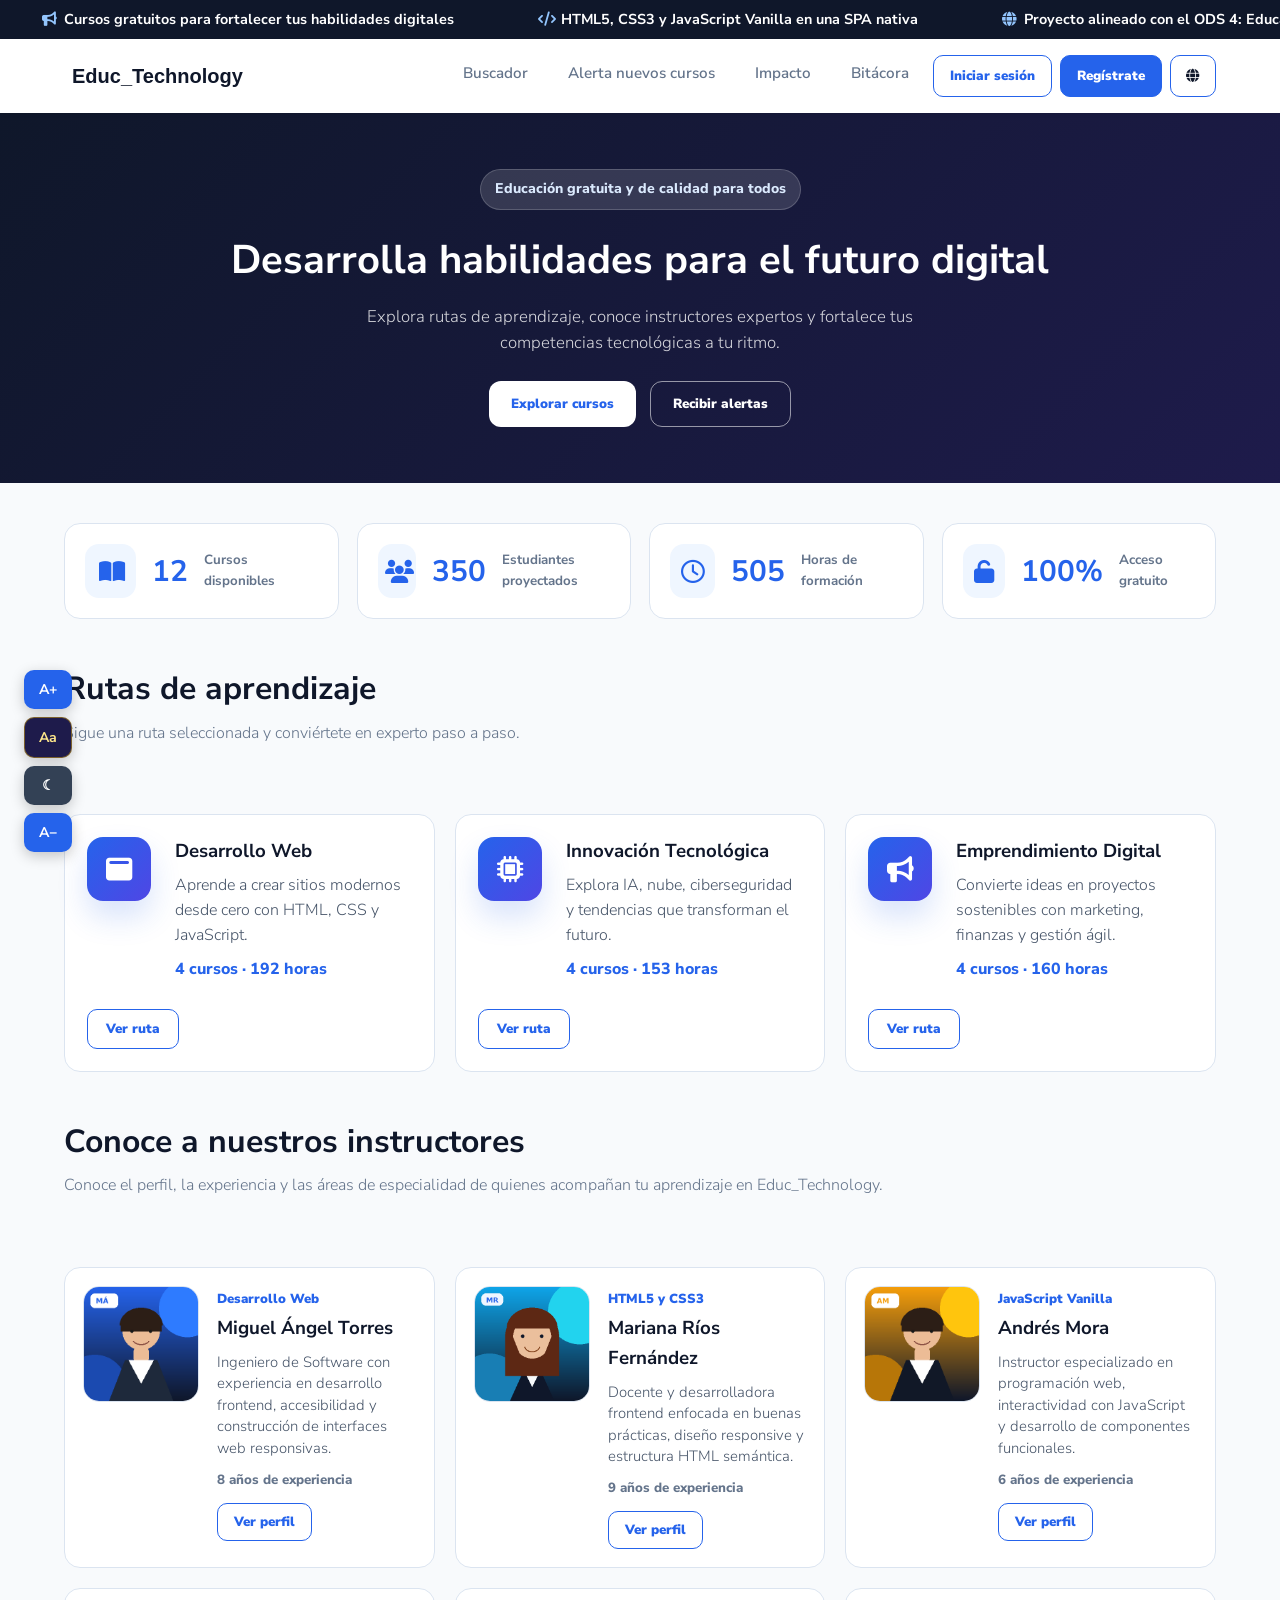
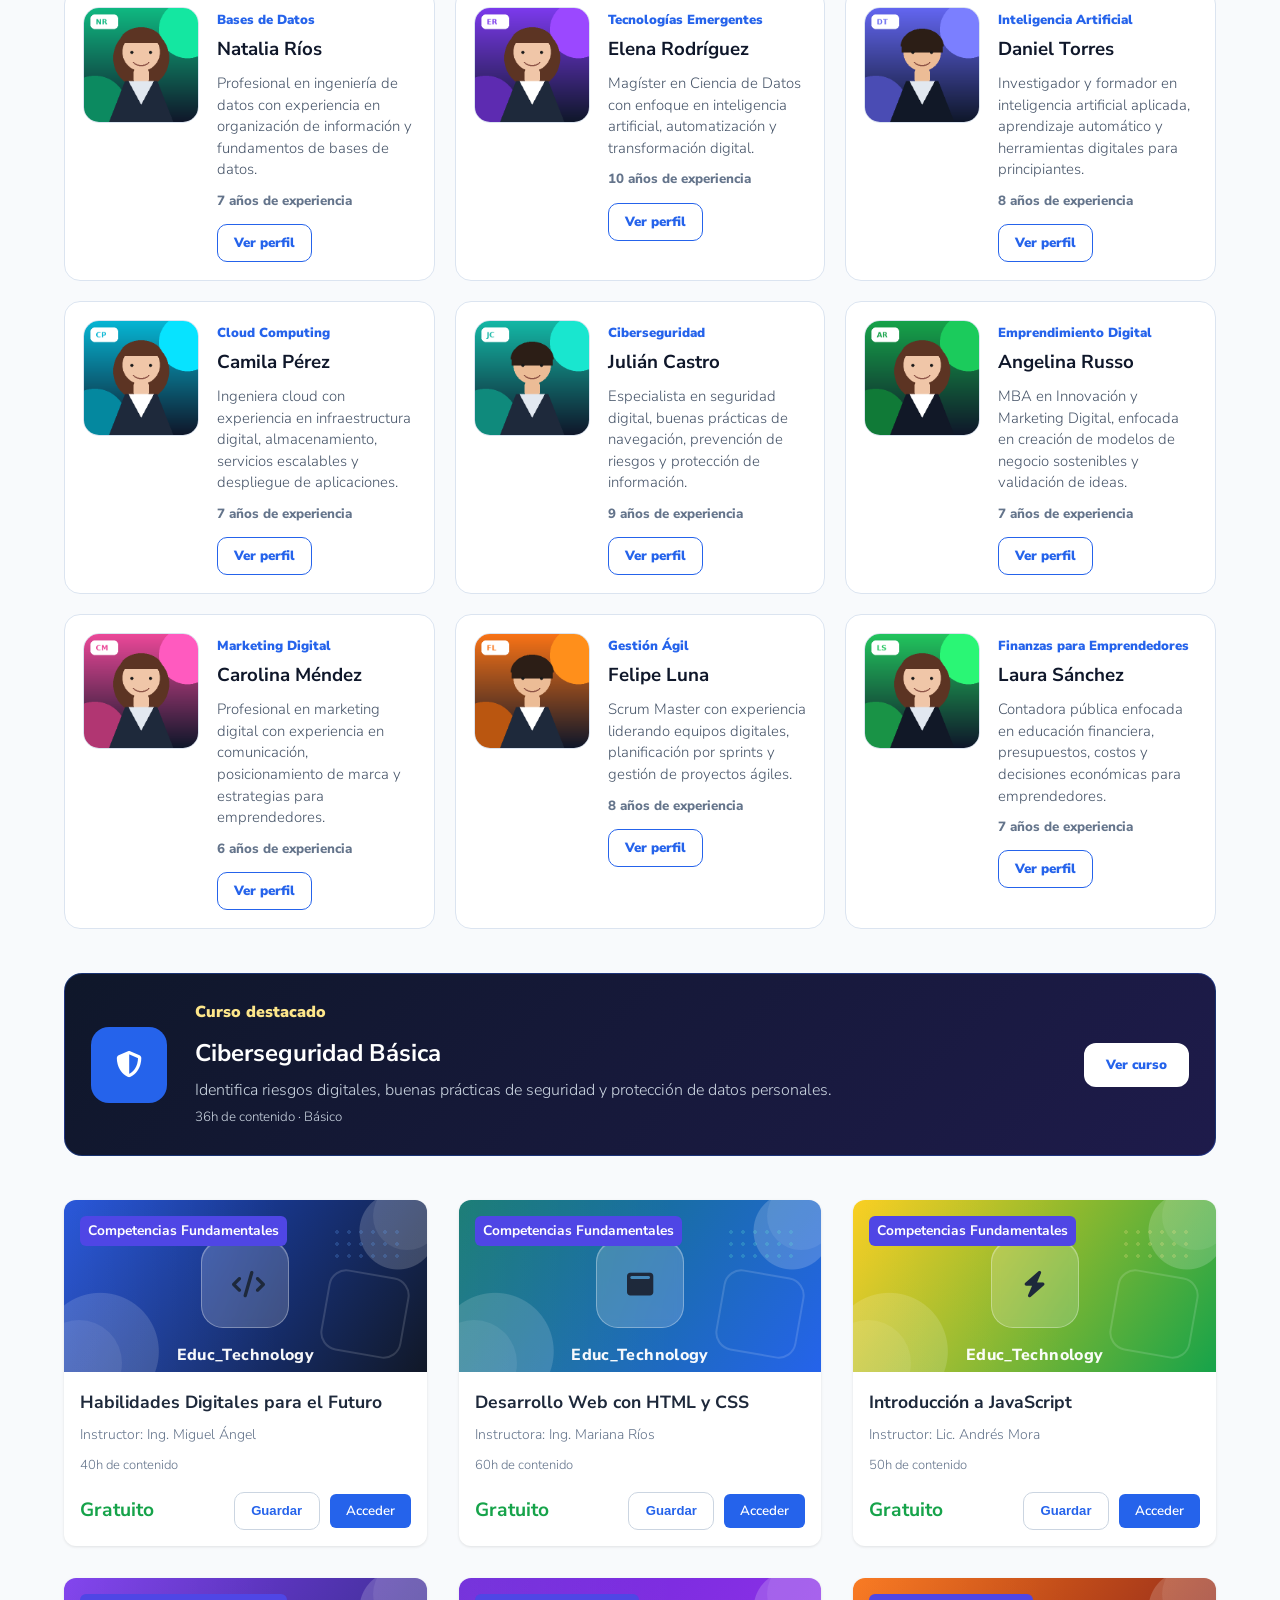
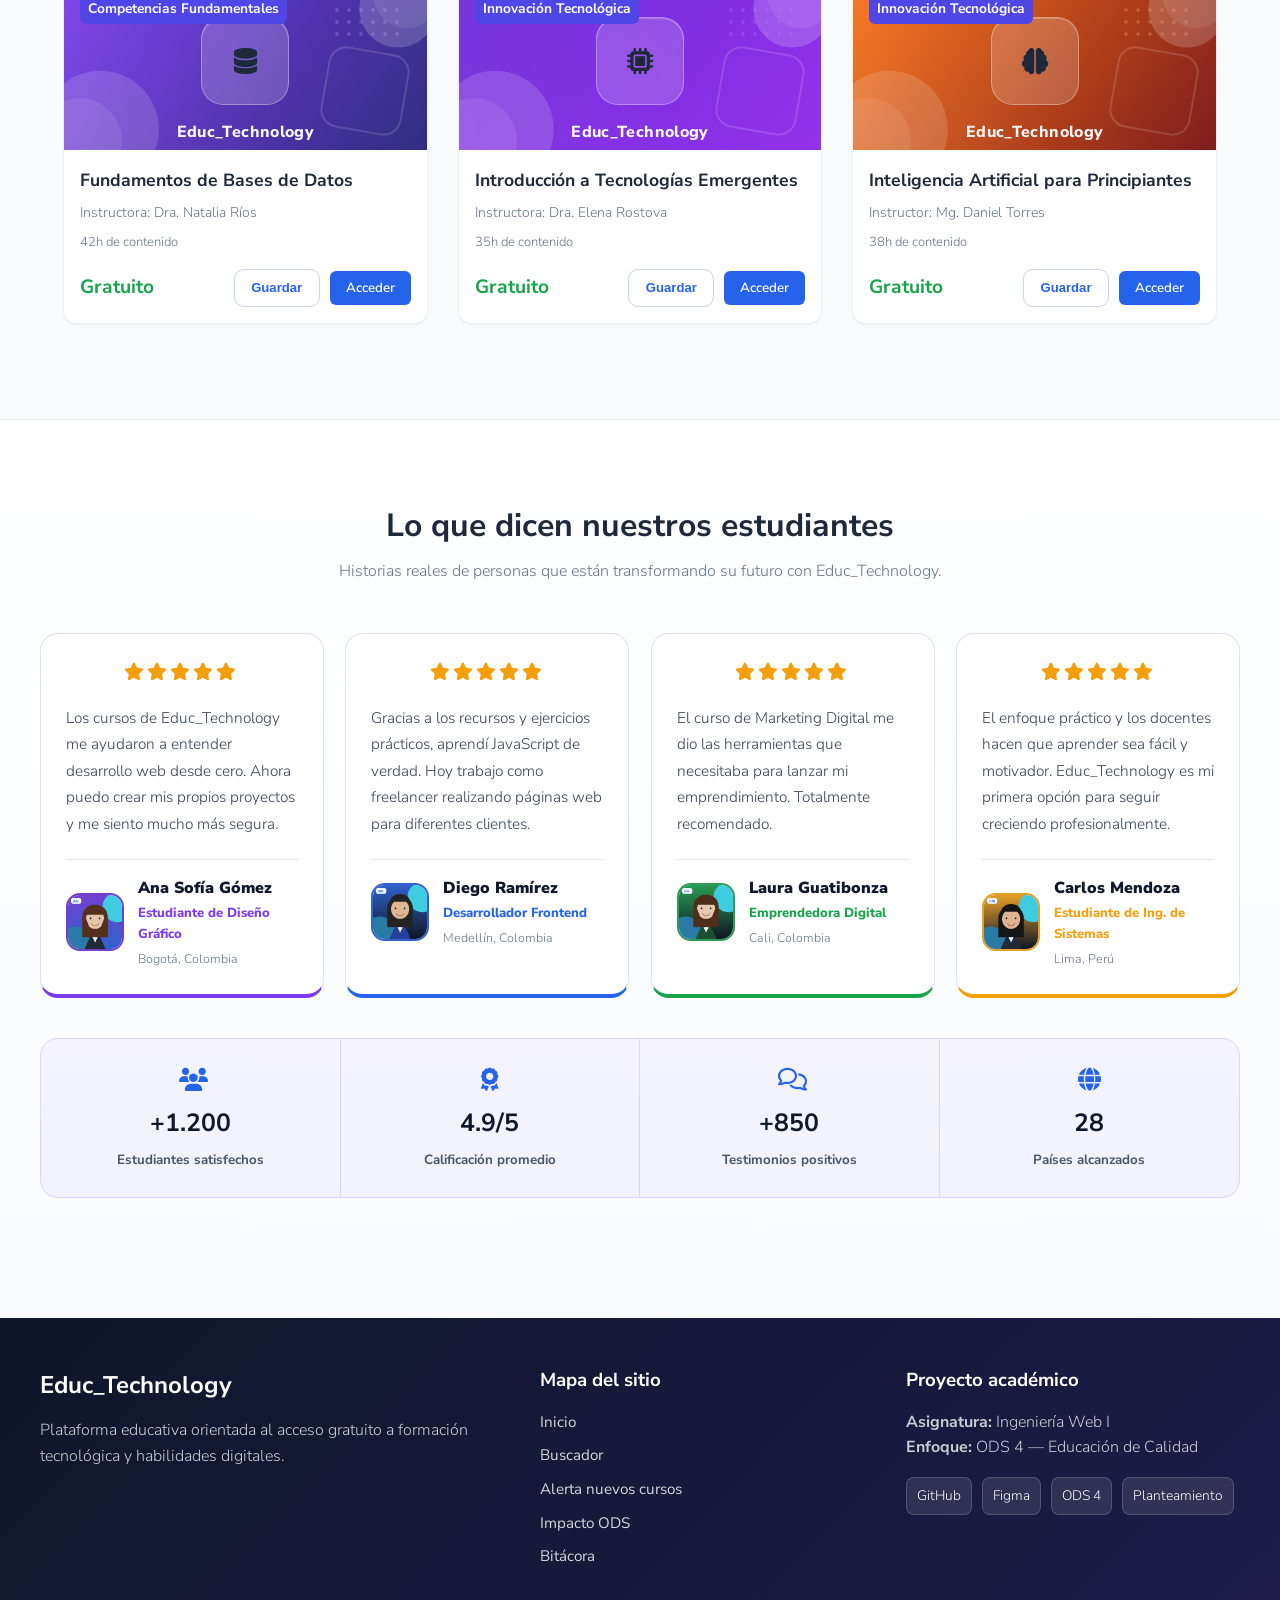
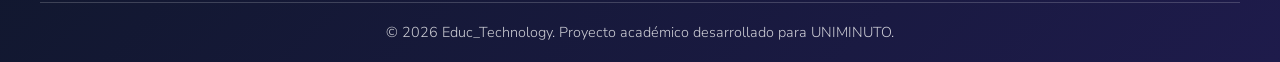
<file: ingenieria-web-1/index.html>
<!DOCTYPE html>
<html lang="es">
<head>
    <meta charset="UTF-8">
    <meta name="viewport" content="width=device-width, initial-scale=1.0">
    <title>Educ_Technology | Aprende, crece y transforma tu futuro digital</title>
    <!-- Fuente principal del proyecto -->
    <link rel="preconnect" href="https://fonts.googleapis.com">
    <link rel="preconnect" href="https://fonts.gstatic.com" crossorigin>
    <link href="https://fonts.googleapis.com/css2?family=Nunito+Sans:wght@300;400;600;700&display=swap" rel="stylesheet">
    <!-- Librería de iconos profesional: Font Awesome -->
    <link rel="stylesheet" href="https://cdnjs.cloudflare.com/ajax/libs/font-awesome/6.5.2/css/all.min.css" referrerpolicy="no-referrer">
    <!-- Hoja de estilos principal -->
    <link rel="stylesheet" href="css/styles.css">
</head>
<body>

    <!-- Marquesina superior con mensajes destacados -->
    <section class="marquesina" aria-label="Avisos destacados de Educ_Technology">
        <div class="mensajes">
            <div class="mensaje"><i class="fa-solid fa-bullhorn app-icon" aria-hidden="true"></i>Cursos gratuitos para fortalecer tus habilidades digitales</div>
            <div class="mensaje"><i class="fa-solid fa-code app-icon" aria-hidden="true"></i>HTML5, CSS3 y JavaScript Vanilla en una SPA nativa</div>
            <div class="mensaje"><i class="fa-solid fa-globe app-icon" aria-hidden="true"></i>Proyecto alineado con el ODS 4: Educación de Calidad</div>
            <div class="mensaje"><i class="fa-solid fa-universal-access app-icon" aria-hidden="true"></i>Diseño responsive con herramientas de accesibilidad</div>
        </div>
    </section>

<!-- Menú de navegación principal -->
<header class="main-navigation">
    <div class="nav-container">

        <button
            type="button"
            class="logo logo-btn"
            onclick="navegarSPA('inicio', event)"
            aria-label="Volver al inicio">
            Educ_Technology
        </button>

        <button
            type="button"
            class="menu-toggle"
            id="menu-toggle"
            aria-label="Abrir menú de navegación"
            aria-expanded="false">
            Menú
        </button>

        <nav>
            <ul class="nav-links" id="nav-links">

                <li>
                    <button
                        type="button"
                        class="nav-btn"
                        onclick="navegarSPA('buscador', event)">
                        Buscador
                    </button>
                </li>

                <li>
                    <button
                        type="button"
                        class="nav-btn"
                        onclick="navegarSPA('inscripcion', event)">
                        Alerta nuevos cursos
                    </button>
                </li>

                <li>
                    <button
                        type="button"
                        class="nav-btn"
                        onclick="navegarSPA('ods', event)">
                        Impacto
                    </button>
                </li>

                <li>
                    <button
                        type="button"
                        class="nav-btn"
                        onclick="navegarSPA('bitacora', event)">
                        Bitácora
                    </button>
                </li>

                <!-- Accesos de usuario e idioma -->

                <li>
                    <button
                        type="button"
                        class="auth-btn auth-login"
                        id="btn-login">
                        Iniciar sesión
                    </button>
                </li>

                <li>
                    <button
                        type="button"
                        class="auth-btn auth-register"
                        id="btn-register">
                        Regístrate
                    </button>
                </li>

                <li>
                    <button
                        type="button"
                        class="language-btn"
                        id="btn-language"
                        aria-label="Cambiar idioma">
                        <i
                            class="fa-solid fa-globe app-icon"
                            aria-hidden="true"></i>
                    </button>
                </li>

            </ul>
        </nav>

    </div>
</header>

    <!-- Botones de accesibilidad -->
    <div class="accesibilidad-flotante" aria-label="Controles de accesibilidad rápida">
        <button type="button" id="btn-fuente-mas-flotante" class="btn-control" title="Aumentar tamaño de letra" aria-label="Aumentar tamaño de letra">A+</button>
        <button type="button" id="btn-contraste-flotante" class="btn-control btn-control--contraste" title="Modo contraste" aria-label="Activar alto contraste">Aa</button>
        <button type="button" id="btn-modo-oscuro-flotante" class="btn-control btn-control--oscuro" title="Modo oscuro" aria-label="Activar modo oscuro">☾</button>
        <button type="button" id="btn-fuente-menos-flotante" class="btn-control" title="Reducir tamaño de letra" aria-label="Reducir tamaño de letra">A−</button>
    </div>

    <!-- Contenido principal de la aplicación -->

    <main id="main-content">

        <!-- SECCIÓN 1: INICIO (HOME) -->
        <section id="inicio">

            <header class="hero-banner">
                <div class="hero-texto">
                    <span class="hero-etiqueta">Educación gratuita y de calidad para todos</span>
                    <h1>Desarrolla habilidades para el futuro digital</h1>
                    <p>Explora rutas de aprendizaje, conoce instructores expertos y fortalece tus competencias tecnológicas a tu ritmo.</p>
                    <div class="hero-actions">
                        <button type="button" class="btn-hero btn-hero-primary" onclick="navegarSPA('buscador', event)">Explorar cursos</button>
                        <button type="button" class="btn-hero btn-hero-secondary" onclick="navegarSPA('inscripcion', event)">Recibir alertas</button>
                    </div>
                </div>
            </header>



            <!-- Estadísticas principales del proyecto -->
            <section class="home-stats-section" aria-label="Indicadores principales de Educ_Technology">
                <div id="home-stats" class="home-stats-grid"></div>
            </section>

            <!-- Rutas de aprendizaje -->
            <section class="learning-paths-section">
                <div class="section-heading-row">
                    <div>
                        <h2>Rutas de aprendizaje</h2>
                        <p class="section-subtitle">Sigue una ruta seleccionada y conviértete en experto paso a paso.</p>
                    </div>
                </div>
                <div id="contenedor-rutas" class="learning-paths-grid"></div>
            </section>

            <!-- Instructores -->
            <section class="instructors-section">
                <div class="section-heading-row">
                    <div>
                        <h2>Conoce a nuestros instructores</h2>
                        <p class="section-subtitle">Conoce el perfil, la experiencia y las áreas de especialidad de quienes acompañan tu aprendizaje en Educ_Technology.</p>
                    </div>
                </div>
                <div id="contenedor-instructores" class="instructors-grid"></div>
            </section>

            <!-- Curso destacado -->
            <section class="featured-course-section">
                <div id="curso-destacado-home" class="featured-course-card"></div>
            </section>

            <!-- Catálogo de Cursos en Cuadrícula -->
            <main class="catalog-layout">
                <div id="contenedor-cursos" class="grid-cursos">
                    <!-- Contenedor dinámico para las tarjetas de cursos -->
                    <p id="mensaje-vacio-cursos" class="mensaje-alerta">No hay programas disponibles en este momento.</p>
                </div>
            </main>

            <!-- Testimonios de usuarios piloto -->
            <section class="testimonials-section">
                <h2>Lo que dicen nuestros estudiantes</h2>
                <p class="section-subtitle">Historias reales de personas que están transformando su futuro con Educ_Technology.</p>
                <div id="contenedor-testimonios" class="testimonials-grid testimonials-grid-pro">
                    <!-- Contenedor dinámico para testimonios -->
                </div>
                <div id="testimonios-stats" class="testimonios-stats"></div>
            </section>
        </section>

        <!-- SECCIÓN 2: BUSCADOR -->
        <!-- Buscador con filtros por nombre y categoría -->
        <section id="buscador" class="oculto">
            <div class="section-container">
                <nav class="breadcrumb" aria-label="Migas de pan"><button type="button" onclick="navegarSPA('inicio', event)">Inicio</button><span>›</span><strong>Buscador</strong></nav>
                <h2>Buscador de Recursos Académicos</h2>
                <p class="section-subtitle">Filtra por nombre o categoría para encontrar tu formación ideal.</p>

                <div class="buscador-controles">
                    <div class="search-box-container">
                        <input type="text" id="input-busqueda" placeholder="Ej. javascript, css, emprendimiento...">
                        <button type="button" id="btn-buscar">Buscar</button>
                    </div>

                    <!-- Filtros rápidos por categoría -->
                    <div class="filtros-categoria">
                        <span class="filtro-label">Filtrar por categoría:</span>
                        <button type="button" class="btn-filtro activo" data-categoria="todos">Todos</button>
                        <button type="button" class="btn-filtro" data-categoria="Competencias Fundamentales">Competencias</button>
                        <button type="button" class="btn-filtro" data-categoria="Innovación Tecnológica">Innovación</button>
                        <button type="button" class="btn-filtro" data-categoria="Emprendimiento Digital">Emprendimiento</button>
                        <button type="button" class="btn-filtro btn-filtro-favoritos" data-categoria="favoritos">Mis favoritos</button>
                    </div>
                </div>

                <div class="catalog-layout">
                    <div id="resultados-api" class="grid-cursos">
                        <p class="mensaje-espera">Ingresa un término o selecciona una categoría para comenzar.</p>
                    </div>
                </div>
            </div>
        </section>

        <!-- SECCIÓN 3: FORMULARIO DE INSCRIPCIÓN -->
        <section id="inscripcion" class="oculto">
            <div class="section-container">
                <nav class="breadcrumb" aria-label="Migas de pan"><button type="button" onclick="navegarSPA('inicio', event)">Inicio</button><span>›</span><strong>Alerta nuevos cursos</strong></nav>
                <div class="page-container">
                    <section class="form-section">
                        <h2>Recibe Notificaciones de Nuevos Cursos</h2>
                        <p class="section-subtitle">Déjanos tus datos para avisarte cuando lancemos nuevos programas.</p>

                        <!-- Formulario nativo con validación personalizada -->
                        <form id="form-registro-nativo" novalidate class="custom-form">
                            <div class="form-group">
                                <label for="nombre">Nombre y Apellidos Completo:</label>
                                <input id="nombre" type="text" name="nombre" placeholder="Ej. Miguel Ángel" required>
                                <span id="error-nombre" class="error-text oculto">El nombre completo es requerido (mínimo 3 caracteres, solo letras).</span>
                            </div>
                            <div class="form-group">
                                <label for="correo">Correo Electrónico:</label>
                                <input id="correo" type="email" name="correo" placeholder="ejemplo@gmail.com" required>
                                <span id="error-correo" class="error-text oculto">Ingresa un correo electrónico válido.</span>
                            </div>
                            <div class="form-group">
                                <label for="telefono">Número de Contacto:</label>
                                <input id="telefono" type="tel" name="telefono" placeholder="Ej. 3101234567" required>
                                <span id="error-telefono" class="error-text oculto">El teléfono debe contener entre 7 y 10 dígitos numéricos.</span>
                            </div>
                            <div class="form-group">
                                <label for="area-interes">Área de Interés Principal:</label>
                                <select id="area-interes" name="area" required class="select-nativo">
                                    <option value="" disabled selected>-- Selecciona un área --</option>
                                    <option value="frontend">Desarrollo Frontend & Estándares W3C</option>
                                    <option value="emergentes">Tecnologías Emergentes</option>
                                    <option value="emprendimiento">Emprendimiento y Modelos de Negocio</option>
                                </select>
                                <span id="error-area" class="error-text oculto">Por favor, selecciona una temática de tu interés.</span>
                            </div>
                            <button type="submit" id="btn-enviar-formulario" class="btn-submit">Enviar Registro</button>
                        </form>
                    </section>

                    <section id="bloque-redes-sociales" class="social-section">
                        <h3>Conéctate con nuestro ecosistema digital</h3>
                        <p>Síguenos en nuestras redes oficiales para estar al tanto de talleres y eventos de Educ_Technology.</p>
                        <div class="social-links">
                            <a href="https://facebook.com" target="_blank" class="social-item fb">Facebook</a>
                            <a href="https://instagram.com" target="_blank" class="social-item ig">Instagram</a>
                            <a href="https://linkedin.com" target="_blank" class="social-item ln">LinkedIn</a>
                        </div>
                    </section>
                </div>
            </div>
        </section>

        <!-- SECCIÓN 4: IMPACTO SOCIAL ODS -->
        <!-- Sección informativa sobre el impacto social y el ODS 4 -->
        <section id="ods" class="oculto">
            <div class="section-container">
                <nav class="breadcrumb" aria-label="Migas de pan"><button type="button" onclick="navegarSPA('inicio', event)">Inicio</button><span>›</span><strong>Impacto ODS</strong></nav>
                <h2>Impacto Social: Educación de Calidad</h2>
                <p class="section-subtitle">Nuestro compromiso con el Objetivo de Desarrollo Sostenible #4 de la ONU.</p>

                <div class="ods-hero">
                    <div class="ods-badge">ODS 4</div>
                    <p class="ods-descripcion">En <strong>Educ_Technology</strong> creemos que el conocimiento no debería tener barreras económicas. Por eso todos nuestros cursos son gratuitos y están diseñados para quienes quieren crecer profesionalmente desde cero.</p>
                </div>

                <div class="ods-stats">
                    <!-- Indicadores generales de impacto del proyecto -->
                    <div class="stat-card">
                        <span class="stat-numero">3</span>
                        <span class="stat-label">Cursos gratuitos disponibles</span>
                    </div>
                    <div class="stat-card">
                        <span class="stat-numero">120h</span>
                        <span class="stat-label">De contenido formativo</span>
                    </div>
                    <div class="stat-card">
                        <span class="stat-numero">100%</span>
                        <span class="stat-label">Acceso sin costo</span>
                    </div>
                    <div class="stat-card">
                        <span class="stat-numero">3</span>
                        <span class="stat-label">Áreas de formación</span>
                    </div>
                </div>

                <div class="ods-pilares">
                    <div class="pilar-card">
                        <div class="pilar-icono"><i class="fa-solid fa-book-open app-icon" aria-hidden="true"></i></div>
                        <h3>Acceso al Conocimiento</h3>
                        <p>Eliminamos la brecha digital ofreciendo formación técnica de calidad sin costo, disponible para cualquier persona con conexión a internet.</p>
                    </div>
                    <div class="pilar-card">
                        <div class="pilar-icono"><i class="fa-solid fa-briefcase app-icon" aria-hidden="true"></i></div>
                        <h3>Empleabilidad Digital</h3>
                        <p>Preparamos a estudiantes y emprendedores con habilidades reales del mercado laboral actual, desde desarrollo web hasta modelos de negocio.</p>
                    </div>
                    <div class="pilar-card">
                        <div class="pilar-icono"><i class="fa-solid fa-seedling app-icon" aria-hidden="true"></i></div>
                        <h3>Crecimiento Sostenible</h3>
                        <p>Fomentamos el emprendimiento responsable alineado con los ODS, formando profesionales que entiendan su impacto en la sociedad.</p>
                    </div>
                </div>
            </div>
        </section>


        <!-- SECCIÓN 5: BITÁCORA Y CRÉDITOS -->
        <!-- Bitácora con créditos, decisiones de diseño y registro de cambios -->
        <section id="bitacora" class="oculto">
            <div class="section-container">
                <nav class="breadcrumb" aria-label="Migas de pan"><button type="button" onclick="navegarSPA('inicio', event)">Inicio</button><span>›</span><strong>Bitácora</strong></nav>
                <h2>Bitácora de Desarrollo</h2>
                <p class="section-subtitle">El proceso detrás de Educ_Technology: decisiones, tecnologías y aprendizajes.</p>

                <div class="bitacora-grid">

                    <div class="autor-info">
                        <h3>Autoría del Proyecto</h3>
                        <p>Desarrollado como proyecto integrador de la asignatura <strong>Ingeniería Web I</strong> en UNIMINUTO.</p>
                        <br>
                        <div class="autor-detalle">
                            <span class="autor-label">Estudiantes</span>
                            <ul class="autor-lista">
                                <li>Maickyl Miguel Candeno Navarro</li>
                                <li>Bayron Esteban Caicedo Tellez</li>
                                <li>Adrini Abril Sandoval</li>
                            </ul>
                        </div>
                        <p><strong>Docente:</strong> Kellyn Johanna Delgado Jaimes</p>
                        <p><strong>Período:</strong> 2026-1</p>
                        <br>
                        <!-- Decisiones principales de diseño y estructura -->
                        <p><strong>Tecnologías usadas:</strong> HTML5 semántico, CSS3 con Flexbox y media queries, JavaScript ES6 nativo, Google Fonts (Nunito Sans).</p>
                    </div>

                    <div class="decisiones-box">
                        <h3>Decisiones de Diseño</h3>
                        <!-- Justificación de la identidad visual utilizada -->
                        <ul class="decisiones-lista">
                            <li><strong>Fuente Nunito Sans:</strong> Elegida por ser san-serif, transmite modernidad y facilidad de lectura, ideal para una plataforma educativa.</li>
                            <li><strong>Azul principal (#2563eb):</strong> Comunica confianza, seguridad y tecnología. Exactamente lo que una plataforma educativa debe proyectar.</li>
                            <li><strong>Verde en precios (#16a34a):</strong> Asociado a lo positivo y gratuito. Refuerza que los cursos son accesibles.</li>
                            <li><strong>Fondo oscuro (#0f172a):</strong> Para el hero y la sección de redes, crea contraste visual y da seriedad al proyecto.</li>
                            <li><strong>Diseño SPA:</strong> Una sola página con navegación dinámica para evitar recargas y mejorar la experiencia de usuario.</li>
                        </ul>
                    </div>

                    <div class="sitemap-box">
                        <h3>Mapa del Sitio</h3>
                        <ul>
                            <li><a href="#" onclick="navegarSPA('inicio', event)">Inicio — Catálogo de cursos y testimonios</a></li>
                            <li><a href="#" onclick="navegarSPA('buscador', event)">Buscador — Filtros por nombre y categoría</a></li>
                            <li><a href="#" onclick="navegarSPA('inscripcion', event)">Alerta nuevos cursos — Formulario con RegEx</a></li>
                            <li><a href="#" onclick="navegarSPA('ods', event)">Impacto — Compromiso ODS 4 con estadísticas</a></li>
                            <li><a href="#" onclick="navegarSPA('bitacora', event)">Bitácora — Créditos y decisiones de diseño</a></li>
                        </ul>
                    </div>

                    <div class="tecnologias-box">
                        <h3>Registro de Cambios</h3>
                        <!-- Registro de versiones y mejoras implementadas -->
                        <ul class="changelog-lista">
                            <li><span class="version">v1.0</span> Estructura base HTML semántico + CSS inicial</li>
                            <li><span class="version">v1.1</span> Sistema SPA con JavaScript vanilla</li>
                            <li><span class="version">v1.2</span> Formulario con validación RegEx + modal</li>
                            <li><span class="version">v1.3</span> Sección de accesibilidad con controles de contraste y tamaño de letra</li>
                            <li><span class="version">v1.4</span> Media queries para móvil, tablet y escritorio</li>
                            <li><span class="version">v1.5</span> Filtros de buscador, ODS visual, bitácora completa</li>
                            <li><span class="version">v1.6</span> Favoritos funcionales, rutas de aprendizaje, instructores y curso destacado</li>
                            <li><span class="version">v1.7</span> Botones de accesibilidad flotantes fijos, visibles en todas las secciones sin necesidad de navegar al menú</li>
                        </ul>
                    </div>

                </div>
            </div>
        </section>

        <!-- Modal para inscripción directa desde las tarjetas de curso -->
        <div id="modal-curso" class="modal-overlay oculto">
            <div class="modal-content">
                <button type="button" id="btn-cerrar-modal" class="modal-close-btn">&times;</button>
                <h2 id="modal-titulo-curso">Inscripción al Curso</h2>
                <p class="modal-subtitle">Completa tus datos para obtener acceso inmediato al material.</p>
                <form id="form-modal-curso" novalidate class="custom-form">
                    <div class="form-group">
                        <label for="modal-nombre">Nombre y Apellidos Completo:</label>
                        <input id="modal-nombre" type="text" placeholder="Ej. Miguel Ángel" required>
                        <span id="error-modal-nombre" class="error-text oculto">El nombre es requerido (mínimo 3 caracteres).</span>
                    </div>
                    <div class="form-group">
                        <label for="modal-correo">Correo Electrónico:</label>
                        <input id="modal-correo" type="email" placeholder="ejemplo@gmail.com" required>
                        <span id="error-modal-correo" class="error-text oculto">Ingresa un correo electrónico válido.</span>
                    </div>
                    <button type="submit" class="btn-submit">Confirmar Acceso al Curso</button>
                </form>
            </div>
        </div>

        <!-- Modal de inicio de sesión -->
<div id="modal-login" class="modal-overlay oculto">
    <div class="modal-content modal-auth">
        <button type="button" id="btn-cerrar-login" class="modal-close-btn">&times;</button>
        <h2>Iniciar sesión</h2>
        <p class="modal-subtitle">Ingresa con tu correo para continuar en Educ_Technology.</p>

        <form id="form-login" novalidate class="custom-form">
            <div class="form-group">
                <label for="login-correo">Correo Electrónico:</label>
                <input id="login-correo" type="email" placeholder="ejemplo@gmail.com" required>
                <span id="error-login-correo" class="error-text oculto">Ingresa un correo electrónico válido.</span>
            </div>

            <div class="form-group">
                <label for="login-password">Contraseña:</label>
                <input id="login-password" type="password" placeholder="Mínimo 6 caracteres" required>
                <span id="error-login-password" class="error-text oculto">La contraseña debe tener mínimo 6 caracteres.</span>
            </div>

            <button type="submit" class="btn-submit">Entrar</button>
        </form>
    </div>
</div>

<!-- Modal de registro de usuario -->
<div id="modal-register" class="modal-overlay oculto">
    <div class="modal-content modal-auth">
        <button type="button" id="btn-cerrar-register" class="modal-close-btn">&times;</button>
        <h2>Regístrate</h2>
        <p class="modal-subtitle">Crea una cuenta para recibir recomendaciones y novedades académicas.</p>

        <form id="form-register" novalidate class="custom-form">
            <div class="form-group">
                <label for="register-nombre">Nombre completo:</label>
                <input id="register-nombre" type="text" placeholder="Ej. Miguel Ángel Torres" required>
                <span id="error-register-nombre" class="error-text oculto">El nombre debe tener mínimo 3 caracteres.</span>
            </div>

            <div class="form-group">
                <label for="register-correo">Correo Electrónico:</label>
                <input id="register-correo" type="email" placeholder="ejemplo@gmail.com" required>
                <span id="error-register-correo" class="error-text oculto">Ingresa un correo electrónico válido.</span>
            </div>

            <div class="form-group">
                <label for="register-password">Contraseña:</label>
                <input id="register-password" type="password" placeholder="Mínimo 6 caracteres" required>
                <span id="error-register-password" class="error-text oculto">La contraseña debe tener mínimo 6 caracteres.</span>
            </div>

            <button type="submit" class="btn-submit">Crear cuenta</button>
        </form>
    </div>
</div>

<!-- Modal de selección de idioma -->
<div id="modal-language" class="modal-overlay oculto">
    <div class="modal-content modal-language">
        <button type="button" id="btn-cerrar-language" class="modal-close-btn">&times;</button>
        <h2>Selecciona un idioma</h2>
        <p class="modal-subtitle">Elige el idioma de visualización de la plataforma.</p>

        <div class="language-options">
            <button type="button" class="language-option" data-lang="es">Español</button>
            <button type="button" class="language-option" data-lang="en">English</button>
            <button type="button" class="language-option" data-lang="pt">Português</button>
        </div>
    </div>
</div>

        <!-- Modal de perfil de instructor -->
        <div id="modal-instructor" class="modal-overlay oculto">
            <div class="modal-content modal-content-instructor">
                <button type="button" id="btn-cerrar-modal-instructor" class="modal-close-btn">&times;</button>
                <div id="modal-instructor-contenido"></div>
            </div>
        </div>


    </main>


    <!-- FOOTER PROFESIONAL: cierre visible del sitio con navegación, créditos y redes -->
    <footer class="site-footer">
        <div class="footer-content">
            <div class="footer-brand">
                <h2>Educ_Technology</h2>
                <p>Plataforma educativa orientada al acceso gratuito a formación tecnológica y habilidades digitales.</p>
            </div>

            <nav class="footer-nav" aria-label="Mapa de navegación del sitio">
                <h3>Mapa del sitio</h3>
                <ul>
                    <li><button type="button" onclick="navegarSPA('inicio', event)">Inicio</button></li>
                    <li><button type="button" onclick="navegarSPA('buscador', event)">Buscador</button></li>
                    <li><button type="button" onclick="navegarSPA('inscripcion', event)">Alerta nuevos cursos</button></li>
                    <li><button type="button" onclick="navegarSPA('ods', event)">Impacto ODS</button></li>
                    <li><button type="button" onclick="navegarSPA('bitacora', event)">Bitácora</button></li>
                </ul>
            </nav>

            <div class="footer-info">
                <h3>Proyecto académico</h3>
                <p><strong>Asignatura:</strong> Ingeniería Web I</p>
                <p><strong>Enfoque:</strong> ODS 4 — Educación de Calidad</p>
                <div class="footer-social">
                    <a href="https://github.com/maick25/ingenieria-web-1" target="_blank" rel="noopener noreferrer" aria-label="Abrir repositorio de GitHub">GitHub</a>
                    <a href="https://www.figma.com/design/h5C45w7NahrJfKbQASu7ia/Ingeneria-web-1" target="_blank" rel="noopener noreferrer" aria-label="Abrir maqueta en Figma">Figma</a>
                    <a href="https://www.un.org/sustainabledevelopment/es/education/" target="_blank" rel="noopener noreferrer" aria-label="Consultar ODS 4 Educación de Calidad">ODS 4</a>
                    <a href="docs/planteamiento-proyecto.one" target="_blank" rel="noopener noreferrer" aria-label="Abrir planteamiento del proyecto">Planteamiento</a>
                </div>
            </div>
        </div>

        <div class="footer-bottom">
            <p>&copy; 2026 Educ_Technology. Proyecto académico desarrollado para UNIMINUTO.</p>
        </div>
    </footer>

    <div id="toast-feedback" class="toast-feedback oculto" role="status" aria-live="polite"></div>

    <script src="js/modules/utils.js"></script>
    <script src="js/modules/datos.js"></script>
    <script src="js/modules/navegacion.js"></script>
    <script src="js/modules/contenido-home.js"></script>
    <script src="js/modules/formularios.js"></script>
    <script src="js/modules/buscador.js"></script>
    <script src="js/modules/accesibilidad.js"></script>
    <script src="js/modules/auth-idioma.js"></script>
    <script src="js/main.js"></script>
</body>
</html>
</file>
<file: ingenieria-web-1/css/styles.css>
/* ==========================================================================
PALETA DE COLORES — Educ_Technology
Variables principales para mantener consistencia visual en todo el sitio.
   ========================================================================== */
/*
COLOR PRIMARIO:    #2563eb  — Azul tecnológico (nav, botones, acentos)
COLOR SECUNDARIO:  #0f172a  — Azul muy oscuro / casi negro (hero, fondos)
COLOR ACENTO:      #16a34a  — Verde (precios, gratuito, ODS)
COLOR SUPERFICIE:  #f8fafc  — Gris muy claro (fondo general)
COLOR BORDE:       #e2e8f0  — Gris suave (separadores, bordes)
BLANCO:            #ffffff  — Tarjetas, modales, formularios
TEXTO PRINCIPAL:   #1e293b  — Casi negro, lectura cómoda
TEXTO SECUNDARIO:  #64748b  — Gris medio, subtítulos y metadatos
*/

/* ==========================================================================
RESET Y BASE GLOBAL
   ========================================================================== */
* {
    margin: 0;
    padding: 0;
    box-sizing: border-box;
}

body {
    /* Fuente principal del proyecto */
    font-family: 'Nunito Sans', 'Segoe UI', Tahoma, Geneva, Verdana, sans-serif;
    background-color: #f8fafc;
    color: #1e293b;
    line-height: 1.6;
    font-weight: 300;
    transition: background-color 0.3s ease, color 0.3s ease, font-size 0.2s ease;
}

/* Regla base para la navegación SPA */
.oculto {
    display: none !important;
}

.mensaje-alerta {
    color: #64748b;
    font-style: italic;
    text-align: center;
    padding: 2rem;
    width: 100%;
}

/* ==========================================================================
MENÚ DE NAVEGACIÓN SUPERIOR FIJO
   ========================================================================== */
.main-navigation {
    background-color: #ffffff;
    box-shadow: 0 2px 4px rgba(0, 0, 0, 0.05);
    position: sticky;
    top: 0;
    z-index: 1000;
    padding: 1rem 0;
}

.nav-container {
    max-width: 1200px;
    margin: 0 auto;
    display: flex;
    justify-content: space-between;
    align-items: center;
    padding: 0 24px;
}

.logo {
    font-size: 1.25rem;
    font-weight: 700;
    color: #0f172a;
}

.logo-btn {
    background: none;
    border: none;
    cursor: pointer;
    padding: 6px 8px;
    border-radius: 8px;
    transition: all 0.2s ease;
}

.logo-btn:hover {
    color: #2563eb;
    background-color: #eef2ff;
}

.nav-links {
    display: flex;
    gap: 8px;
    list-style: none;
}

.nav-btn {
    background: none;
    border: none;
    color: #64748b;
    padding: 8px 16px;
    cursor: pointer;
    font-size: 0.95rem;
    font-weight: 600;
    border-radius: 6px;
    transition: all 0.2s ease;
    font-family: inherit;
}

.nav-btn:hover, .nav-btn.active {
    color: #2563eb;
    background-color: #eff6ff;
}

/* ==========================================================================
HERO BANNER — Ahora centrado sin los botones dentro
   ========================================================================== */
.hero-banner {
    text-align: center;
    padding: 56px 32px;
    background: linear-gradient(135deg, #0f172a 0%, #1e1b4b 100%);
    color: #ffffff;
    margin-bottom: 40px;
}

.hero-texto h1 {
    font-size: 2.5rem;
    font-weight: 700;
    margin-bottom: 12px;
}

.hero-texto p {
    font-size: 1.05rem;
    color: rgba(255, 255, 255, 0.82);
    max-width: 600px;
    margin: 0 auto;
}

/* ==========================================================================
CATÁLOGO DE CURSOS
   ========================================================================== */
.catalog-layout {
    max-width: 1200px;
    margin: 0 auto;
    padding: 0 24px 64px 24px;
}

.grid-cursos {
    display: grid;
    grid-template-columns: repeat(auto-fit, minmax(280px, 1fr));
    gap: 32px;
}

/* ==========================================================================
TARJETAS DE CURSOS
   ========================================================================== */
.tarjeta-curso {
    background: #ffffff;
    border-radius: 12px;
    box-shadow: 0 1px 3px rgba(0, 0, 0, 0.1);
    overflow: hidden;
    display: flex;
    flex-direction: column;
    height: 100%;
    transition: box-shadow 0.25s ease, transform 0.2s ease;
}

.tarjeta-curso:hover {
    box-shadow: 0 8px 20px rgba(0, 0, 0, 0.1);
    transform: translateY(-3px);
}

.contenedor-imagen-tarjeta {
    position: relative;
    height: 160px;
    width: 100%;
}

.contenedor-imagen-tarjeta img {
    width: 100%;
    height: 100%;
    object-fit: cover;
    display: block;
}

.categoria-curso {
    position: absolute;
    top: 12px;
    left: 12px;
    background: #4f46e5;
    color: #ffffff;
    padding: 4px 8px;
    border-radius: 6px;
    font-size: 0.75rem;
    font-weight: 700;
}

.contenido-tarjeta {
    padding: 16px;
    display: flex;
    flex-direction: column;
    flex-grow: 1;
}

.contenido-tarjeta h3 {
    font-size: 1.1rem;
    font-weight: 700;
    color: #1e293b;
    margin-bottom: 8px;
}

.instructor {
    font-size: 0.875rem;
    color: #64748b;
    margin-bottom: 8px;
}

.duracion {
    font-size: 0.813rem;
    color: #64748b;
    margin-bottom: 16px;
}

.fila-inferior {
    margin-top: auto;
    display: flex;
    justify-content: space-between;
    align-items: center;
}

.precio-curso {
    font-size: 1.2rem;
    font-weight: 700;
    color: #16a34a;
}

.btn-acceder {
    background: #2563eb;
    color: #ffffff;
    border: none;
    padding: 8px 16px;
    border-radius: 6px;
    font-weight: 600;
    cursor: pointer;
    transition: background 0.2s ease;
    font-family: inherit;
}

.btn-acceder:hover {
    background: #1d4ed8;
}

/* ==========================================================================
SECCIÓN DE TESTIMONIOS
Tarjetas con borde suave e interacción visual al pasar el cursor.
   ========================================================================== */
.testimonials-section {
    padding: 4rem 2rem;
    background-color: #ffffff;
    text-align: center;
    margin-top: 2rem;
    border-top: 1px solid #e2e8f0;
}

.testimonials-section h2 {
    font-size: 2rem;
    font-weight: 700;
    color: #1e293b;
    margin-bottom: 0.5rem;
}

.section-subtitle {
    color: #64748b;
    font-size: 1rem;
    margin-bottom: 3rem;
}

.testimonials-grid {
    display: grid;
    grid-template-columns: repeat(auto-fit, minmax(300px, 1fr));
    gap: 2rem;
    max-width: 1200px;
    margin: 0 auto;
}

.testimonial-card {
    background: #f8fafc;
    padding: 2rem;
    border-radius: 12px;
    border: 1px solid #e2e8f0;
    text-align: left;
    transition: box-shadow 0.3s ease, transform 0.2s ease;
    box-shadow: none;
}

.testimonial-card:hover {
    transform: translateY(-4px);
    box-shadow: 0 12px 28px rgba(0, 0, 0, 0.09);
}

.comment {
    font-style: italic;
    color: #334155;
    line-height: 1.7;
    margin-bottom: 1.5rem;
    font-size: 1rem;
}

.student-name {
    color: #1e293b;
    font-size: 1.05rem;
    font-weight: 700;
    margin-bottom: 0.25rem;
}

.student-role {
    color: #64748b;
    font-size: 0.85rem;
    display: block;
}

/* ==========================================================================
BUSCADOR CON FILTROS DE CATEGORÍA
   ========================================================================== */
.section-container {
    max-width: 1200px;
    margin: 40px auto;
    padding: 0 24px;
    min-height: 60vh;
}

.section-container h2 {
    font-size: 2rem;
    font-weight: 700;
    color: #0f172a;
    margin-bottom: 8px;
}

.buscador-controles {
    margin-bottom: 40px;
    display: flex;
    flex-direction: column;
    gap: 16px;
    max-width: 700px;
}

.search-box-container {
    display: flex;
    gap: 12px;
}

.search-box-container input {
    flex-grow: 1;
    padding: 12px 16px;
    border: 1px solid #cbd5e1;
    border-radius: 8px;
    font-size: 1rem;
    color: #1e293b;
    outline: none;
    transition: border-color 0.2s ease, box-shadow 0.2s ease;
    font-family: inherit;
}

.search-box-container input:focus {
    border-color: #2563eb;
    box-shadow: 0 0 0 3px rgba(37, 99, 235, 0.1);
}

.search-box-container button {
    background-color: #2563eb;
    color: #ffffff;
    border: none;
    padding: 12px 24px;
    border-radius: 8px;
    font-weight: 600;
    font-size: 1rem;
    cursor: pointer;
    transition: background-color 0.2s ease;
    font-family: inherit;
}

.search-box-container button:hover {
    background-color: #1d4ed8;
}

/* Filtros de categoría con botones de selección rápida. */
.filtros-categoria {
    display: flex;
    align-items: center;
    gap: 10px;
    flex-wrap: wrap;
}

.filtro-label {
    font-size: 0.9rem;
    color: #64748b;
    font-weight: 600;
}

.btn-filtro {
    background: #f1f5f9;
    border: 1.5px solid #e2e8f0;
    color: #64748b;
    padding: 6px 14px;
    border-radius: 20px;
    font-size: 0.85rem;
    font-weight: 600;
    cursor: pointer;
    transition: all 0.2s ease;
    font-family: inherit;
}

.btn-filtro:hover {
    border-color: #2563eb;
    color: #2563eb;
    background: #eff6ff;
}

.btn-filtro.activo {
    background: #2563eb;
    border-color: #2563eb;
    color: #ffffff;
}

.mensaje-espera {
    color: #64748b;
    font-style: italic;
    font-size: 1rem;
    background-color: #ffffff;
    padding: 24px;
    border-radius: 8px;
    border: 1px dashed #cbd5e1;
    text-align: center;
    max-width: 600px;
}

/* ==========================================================================
FORMULARIO DE INSCRIPCIÓN Y REDES SOCIALES
   ========================================================================== */
.page-container {
    max-width: 1000px;
    margin: 40px auto;
    display: flex;
    flex-direction: row;
    gap: 30px;
    justify-content: center;
    align-items: stretch;
    padding: 0 20px;
}

.form-section {
    flex: 2;
    background: #ffffff;
    padding: 32px;
    border-radius: 12px;
    box-shadow: 0 4px 15px rgba(0, 0, 0, 0.05);
}

.custom-form {
    display: flex;
    flex-direction: column;
    gap: 20px;
    margin-top: 24px;
}

.form-group {
    display: flex;
    flex-direction: column;
    gap: 8px;
}

.form-group label {
    font-weight: 600;
    font-size: 0.95rem;
    color: #334155;
}

.form-group input {
    padding: 12px;
    border: 1px solid #cbd5e1;
    border-radius: 8px;
    font-size: 1rem;
    outline: none;
    transition: border-color 0.2s;
    font-family: inherit;
}

.form-group input:focus {
    border-color: #2563eb;
}

/* Mensajes de validación controlados desde JavaScript. */
.error-text {
    color: #ef4444;
    font-size: 0.85rem;
    font-weight: 600;
    margin-top: -4px;
}

.btn-submit {
    background: #2563eb;
    color: #ffffff;
    border: none;
    padding: 14px;
    border-radius: 8px;
    font-weight: 700;
    font-size: 1rem;
    cursor: pointer;
    transition: background 0.2s;
    margin-top: 10px;
    font-family: inherit;
}

.btn-submit:hover {
    background: #1d4ed8;
}

.social-section {
    flex: 1;
    background: #0f172a;
    padding: 40px 24px;
    border-radius: 12px;
    color: #ffffff;
    display: flex;
    flex-direction: column;
    justify-content: center;
    align-items: center;
    text-align: center;
}

.social-section h3 {
    color: #10b981;
    font-size: 1.3rem;
    margin-bottom: 16px;
    line-height: 1.3;
}

.social-section p {
    color: #94a3b8;
    font-size: 0.95rem;
    margin-bottom: 24px;
    line-height: 1.6;
}

.social-links {
    display: flex;
    flex-direction: column;
    gap: 12px;
    width: 100%;
    max-width: 200px;
}

.social-item {
    display: block;
    width: 100%;
    padding: 12px;
    border-radius: 8px;
    text-decoration: none;
    color: #ffffff;
    font-weight: 700;
    font-size: 0.95rem;
    transition: transform 0.2s, opacity 0.2s;
    text-align: center;
}

.social-item:hover {
    transform: translateY(-2px);
    opacity: 0.9;
}

.social-item.fb { background-color: #2563eb; }
.social-item.ig { background-color: #db2777; }
.social-item.ln { background-color: #0284c7; }

.form-group select {
    padding: 12px;
    border: 1px solid #cbd5e1;
    border-radius: 8px;
    font-size: 1rem;
    outline: none;
    background-color: #ffffff;
    color: #1e293b;
    cursor: pointer;
    transition: border-color 0.2s;
    font-family: inherit;
}

.form-group select:focus {
    border-color: #2563eb;
}

/* ==========================================================================
SECCIÓN ODS — IMPACTO VISUAL
Presentación del compromiso educativo mediante indicadores y tarjetas.
   ========================================================================== */
.ods-hero {
    display: flex;
    align-items: center;
    gap: 24px;
    background: #ffffff;
    padding: 28px 32px;
    border-radius: 12px;
    border-left: 6px solid #c5192d;
    box-shadow: 0 1px 3px rgba(0, 0, 0, 0.08);
    margin-bottom: 32px;
    margin-top: 20px;
}

.ods-badge {
    background: #c5192d;
    color: #ffffff;
    font-size: 1.5rem;
    font-weight: 900;
    padding: 12px 20px;
    border-radius: 10px;
    flex-shrink: 0;
    letter-spacing: 0.05em;
}

.ods-descripcion {
    color: #334155;
    font-size: 1.05rem;
    line-height: 1.7;
}

.ods-stats {
    display: grid;
    grid-template-columns: repeat(auto-fit, minmax(160px, 1fr));
    gap: 20px;
    margin-bottom: 32px;
}

.stat-card {
    background: #ffffff;
    border-radius: 12px;
    padding: 24px 16px;
    text-align: center;
    box-shadow: 0 1px 3px rgba(0, 0, 0, 0.08);
    border-top: 3px solid #2563eb;
    transition: transform 0.2s ease;
}

.stat-card:hover {
    transform: translateY(-3px);
}

.stat-numero {
    display: block;
    font-size: 2.2rem;
    font-weight: 900;
    color: #2563eb;
    margin-bottom: 8px;
}

.stat-label {
    display: block;
    font-size: 0.85rem;
    color: #64748b;
    font-weight: 600;
    line-height: 1.4;
}

.ods-pilares {
    display: grid;
    grid-template-columns: repeat(auto-fit, minmax(260px, 1fr));
    gap: 20px;
}

.pilar-card {
    background: #ffffff;
    border-radius: 12px;
    padding: 28px 24px;
    box-shadow: 0 1px 3px rgba(0, 0, 0, 0.08);
    transition: box-shadow 0.25s ease, transform 0.2s ease;
}

.pilar-card:hover {
    box-shadow: 0 8px 20px rgba(0, 0, 0, 0.09);
    transform: translateY(-3px);
}

.pilar-icono {
    font-size: 2rem;
    margin-bottom: 12px;
}

.pilar-card h3 {
    font-size: 1.05rem;
    font-weight: 700;
    color: #1e293b;
    margin-bottom: 10px;
}

.pilar-card p {
    color: #64748b;
    font-size: 0.95rem;
    line-height: 1.6;
}

/* ==========================================================================
BITÁCORA EXPANDIDA
Distribución de autoría, decisiones de diseño, mapa del sitio y cambios.
   ========================================================================== */
.bitacora-grid {
    display: grid;
    grid-template-columns: repeat(auto-fit, minmax(300px, 1fr));
    gap: 24px;
    margin-top: 24px;
}

.autor-info, .sitemap-box, .decisiones-box, .tecnologias-box {
    background: #ffffff;
    padding: 24px;
    border-radius: 12px;
    box-shadow: 0 1px 3px rgba(0, 0, 0, 0.08);
}

.autor-info h3, .sitemap-box h3, .decisiones-box h3, .tecnologias-box h3 {
    margin-bottom: 16px;
    color: #0f172a;
    font-size: 1.05rem;
    font-weight: 700;
}

.autor-info p {
    color: #334155;
    font-size: 0.95rem;
    line-height: 1.6;
}

.sitemap-box ul {
    list-style: none;
    display: flex;
    flex-direction: column;
    gap: 10px;
}

.sitemap-box a {
    color: #2563eb;
    text-decoration: none;
    font-weight: 600;
    font-size: 0.92rem;
    transition: color 0.2s;
}

.sitemap-box a:hover {
    text-decoration: underline;
}

.decisiones-lista {
    list-style: none;
    display: flex;
    flex-direction: column;
    gap: 12px;
}

.decisiones-lista li {
    font-size: 0.9rem;
    color: #334155;
    line-height: 1.5;
    padding-left: 12px;
    border-left: 3px solid #2563eb;
}

.changelog-lista {
    list-style: none;
    display: flex;
    flex-direction: column;
    gap: 10px;
}

.changelog-lista li {
    font-size: 0.9rem;
    color: #334155;
    display: flex;
    align-items: baseline;
    gap: 10px;
}

.version {
    background: #eff6ff;
    color: #2563eb;
    font-size: 0.78rem;
    font-weight: 700;
    padding: 2px 8px;
    border-radius: 4px;
    flex-shrink: 0;
}

/* ==========================================================================
MODAL FLOTANTE
   ========================================================================== */
.modal-overlay {
    position: fixed;
    top: 0; left: 0;
    width: 100%; height: 100%;
    background-color: rgba(15, 23, 42, 0.75);
    backdrop-filter: blur(4px);
    display: flex;
    justify-content: center;
    align-items: center;
    z-index: 2000;
}

.modal-content {
    background: #ffffff;
    padding: 40px;
    border-radius: 16px;
    width: 100%;
    max-width: 500px;
    box-shadow: 0 20px 40px rgba(0, 0, 0, 0.15);
    position: relative;
    animation: aparecerModal 0.3s ease-out;
}

.modal-close-btn {
    position: absolute;
    top: 16px; right: 20px;
    background: none;
    border: none;
    font-size: 2rem;
    color: #64748b;
    cursor: pointer;
    line-height: 1;
}

.modal-close-btn:hover { color: #ef4444; }

.modal-subtitle {
    color: #64748b;
    font-size: 0.95rem;
    margin-bottom: 20px;
    margin-top: 4px;
}

@keyframes aparecerModal {
    from { transform: translateY(-30px); opacity: 0; }
    to { transform: translateY(0); opacity: 1; }
}

/* ==========================================================================
MODO OSCURO / ALTO CONTRASTE
Variantes visuales activadas desde los controles de accesibilidad.
   ========================================================================== */
body.alto-contraste {
    background-color: #0a0a0a !important;
    color: #f0f0f0 !important;
}

body.alto-contraste .main-navigation {
    background-color: #111111 !important;
    border-bottom: 1px solid #2a2a2a !important;
}

body.alto-contraste .logo { color: #f0f0f0 !important; }

body.alto-contraste .nav-btn { color: #94a3b8 !important; }

body.alto-contraste .hero-banner {
    background: linear-gradient(135deg, #000000 0%, #0d0d2b 100%);
}

body.alto-contraste .testimonials-section {
    background-color: #111111 !important;
    border-top-color: #2a2a2a !important;
}

body.alto-contraste .testimonial-card,
body.alto-contraste .tarjeta-curso,
body.alto-contraste .form-section,
body.alto-contraste .autor-info,
body.alto-contraste .sitemap-box,
body.alto-contraste .decisiones-box,
body.alto-contraste .tecnologias-box,
body.alto-contraste .pilar-card,
body.alto-contraste .stat-card,
body.alto-contraste .ods-hero,
body.alto-contraste .modal-content {
    background-color: #1a1a1a !important;
    color: #f0f0f0 !important;
    border-color: #2a2a2a !important;
}

body.alto-contraste .contenido-tarjeta h3,
body.alto-contraste .student-name,
body.alto-contraste .pilar-card h3 {
    color: #60a5fa !important;
}

body.alto-contraste .comment,
body.alto-contraste .instructor,
body.alto-contraste .duracion,
body.alto-contraste .student-role,
body.alto-contraste .pilar-card p,
body.alto-contraste .ods-descripcion {
    color: #94a3b8 !important;
}

body.alto-contraste .sitemap-box a { color: #60a5fa !important; }

body.alto-contraste .form-group input,
body.alto-contraste .form-group select {
    background-color: #111111 !important;
    color: #f0f0f0 !important;
    border-color: #2a2a2a !important;
}

/* ==========================================================================
TAMAÑO DE FUENTE: GRANDE Y PEQUEÑO
   ========================================================================== */
body.fuente-grande { font-size: 1.2rem !important; }
body.fuente-grande h1 { font-size: 3rem !important; }
body.fuente-grande h2 { font-size: 2.4rem !important; }
body.fuente-grande h3 { font-size: 1.7rem !important; }

body.fuente-pequena { font-size: 0.85rem !important; }
body.fuente-pequena h1 { font-size: 1.8rem !important; }
body.fuente-pequena h2 { font-size: 1.4rem !important; }
body.fuente-pequena h3 { font-size: 1.1rem !important; }

/* ==========================================================================
MEDIA QUERIES — RESPONSIVIDAD
Ajustes de layout para tabletas, celulares y pantallas pequeñas.
   ========================================================================== */

/* TABLET (máximo 900px) */
@media (max-width: 900px) {
    .nav-btn { padding: 6px 10px; font-size: 0.88rem; }
    .hero-texto h1 { font-size: 2rem; }
    .section-container h2 { font-size: 1.6rem; }
}

/* CELULAR (máximo 768px) */
@media (max-width: 768px) {
    /* En pantallas pequeñas el menú se reorganiza para mejorar la navegación. */
    .nav-container { flex-direction: column; gap: 10px; padding: 0 12px 8px; }
    .nav-links { gap: 4px; flex-wrap: wrap; justify-content: center; }
    .nav-btn { font-size: 0.82rem; padding: 5px 8px; }

    .hero-banner { padding: 40px 20px 28px; }
    .hero-texto h1 { font-size: 1.75rem; }
    .hero-texto p { font-size: 0.95rem; }

    .grid-cursos { grid-template-columns: 1fr; }
    .catalog-layout { padding: 0 16px 40px; }
    .page-container { flex-direction: column; padding: 0 12px; }
    .form-section { padding: 20px; }
    .testimonials-section { padding: 2.5rem 1rem; }
    .testimonials-grid { grid-template-columns: 1fr; }
    .section-container { padding: 0 16px; }
    .search-box-container { flex-direction: column; }
    .buscador-controles { max-width: 100%; }
    .ods-hero { flex-direction: column; align-items: flex-start; gap: 16px; }
    .ods-stats { grid-template-columns: repeat(2, 1fr); }
    .bitacora-grid { grid-template-columns: 1fr; }
    .modal-content { padding: 28px 20px; margin: 0 12px; max-width: 100%; }
}

/* CELULAR MUY PEQUEÑO (máximo 480px) */
@media (max-width: 480px) {
    .hero-texto h1 { font-size: 1.5rem; }
    .logo { font-size: 1.1rem; }
    .ods-stats { grid-template-columns: 1fr; }
    .ods-pilares { grid-template-columns: 1fr; }
    .testimonial-card { padding: 1.25rem; }
}


/* ==========================================================================
FOOTER PROFESIONAL — mapa del sitio, créditos y redes
   ========================================================================== */
.site-footer {
    background: linear-gradient(135deg, #0f172a 0%, #1e1b4b 100%);
    color: #ffffff;
    margin-top: 56px;
    padding: 48px 24px 0;
}

.footer-content {
    max-width: 1200px;
    margin: 0 auto;
    display: grid;
    grid-template-columns: 1.4fr 1fr 1fr;
    gap: 32px;
    align-items: start;
}

.footer-brand h2,
.footer-nav h3,
.footer-info h3 {
    color: #ffffff;
    margin-bottom: 14px;
}

.footer-brand p,
.footer-info p,
.footer-bottom p {
    color: rgba(255, 255, 255, 0.78);
}

.footer-nav ul {
    list-style: none;
    display: flex;
    flex-direction: column;
    gap: 8px;
}

.footer-nav button {
    background: transparent;
    border: none;
    color: rgba(255, 255, 255, 0.82);
    cursor: pointer;
    font-family: inherit;
    font-size: 0.95rem;
    text-align: left;
    padding: 2px 0;
    transition: color 0.2s ease, transform 0.2s ease;
}

.footer-nav button:hover {
    color: #60a5fa;
    transform: translateX(4px);
}

.footer-social {
    display: flex;
    flex-wrap: wrap;
    gap: 10px;
    margin-top: 16px;
}

.footer-social a {
    color: #ffffff;
    text-decoration: none;
    background: rgba(255, 255, 255, 0.1);
    border: 1px solid rgba(255, 255, 255, 0.16);
    padding: 7px 10px;
    border-radius: 8px;
    font-size: 0.86rem;
    transition: background 0.2s ease, transform 0.2s ease;
}

.footer-social a:hover {
    background: #2563eb;
    transform: translateY(-2px);
}

.footer-bottom {
    max-width: 1200px;
    margin: 32px auto 0;
    padding: 18px 0;
    border-top: 1px solid rgba(255, 255, 255, 0.18);
    text-align: center;
    font-size: 0.9rem;
}

/* ==========================================================================
AJUSTES RESPONSIVE EXTRA — menú móvil y accesibilidad sin tapar tarjetas
   ========================================================================== */
@media (max-width: 900px) {
    .accesibilidad-rapida {
        position: sticky;
        top: 82px;
        left: auto;
        bottom: auto;
        width: fit-content;
        margin: 10px 0 10px 18px;
        flex-direction: row;
        z-index: 950;
    }

    .btn-acc {
        width: 38px;
        height: 38px;
        font-size: 0.8rem;
    }

    .footer-content {
        grid-template-columns: 1fr 1fr;
    }

    .footer-brand {
        grid-column: 1 / -1;
    }
}

@media (max-width: 480px) {
    .nav-container {
        align-items: center;
        gap: 12px;
    }

    .nav-links {
        display: grid;
        grid-template-columns: repeat(2, minmax(0, 1fr));
        gap: 8px;
        width: 100%;
    }

    .nav-links li,
    .nav-btn {
        width: 100%;
    }

    .nav-btn {
        text-align: center;
        padding: 7px 8px;
        font-size: 0.8rem;
    }

    .accesibilidad-rapida {
        top: 128px;
        margin-left: 16px;
        transform: scale(0.92);
        transform-origin: left top;
    }

    .section-container {
        margin-top: 24px;
    }

    .footer-content {
        grid-template-columns: 1fr;
        gap: 24px;
    }

    .site-footer {
        padding: 36px 18px 0;
    }

    .footer-social {
        flex-direction: column;
        align-items: stretch;
    }

    .footer-social a {
        text-align: center;
    }
}

/* ==========================================================================
AJUSTE FINAL — ACCESIBILIDAD SIN BOTONES FLOTANTES
   ========================================================================== */
.accessibility-panel {
    max-width: 760px;
    margin: 0 auto;
}

.accessibility-card {
    background: #ffffff;
    border: 1px solid #e2e8f0;
    border-radius: 16px;
    padding: 32px;
    box-shadow: 0 12px 30px rgba(15, 23, 42, 0.08);
}

.accessibility-card h3 {
    color: #0f172a;
    margin-bottom: 10px;
    font-size: 1.4rem;
}

.accessibility-card p {
    color: #64748b;
    margin-bottom: 24px;
}

.accessibility-controls {
    position: static;
    display: flex;
    flex-wrap: wrap;
    gap: 12px;
}

.btn-control {
    border: none;
    background: #2563eb;
    color: #ffffff;
    padding: 12px 18px;
    border-radius: 10px;
    font-weight: 700;
    cursor: pointer;
    font-family: inherit;
    transition: transform 0.2s ease, background 0.2s ease;
}

.btn-control:hover {
    background: #1d4ed8;
    transform: translateY(-2px);
}

.btn-control--contraste {
    background: #1e1b4b;
    color: #fde68a;
    border: 1px solid rgba(234, 179, 8, 0.45);
}

.btn-control--contraste:hover {
    background: #854d0e;
}

body.alto-contraste .accessibility-card {
    background: #111827 !important;
    border-color: #ffffff !important;
}

body.alto-contraste .accessibility-card h3,
body.alto-contraste .accessibility-card p {
    color: #ffffff !important;
}

@media (max-width: 480px) {
    .accessibility-card {
        padding: 24px 18px;
    }

    .accessibility-controls {
        flex-direction: column;
    }

    .btn-control {
        width: 100%;
    }
}


/* ==========================================================================
MEJORAS FINALES DE INTERACCIÓN Y PRESENTACIÓN
   ========================================================================== */
.marquesina {
    width: 100%;
    background: #0f172a;
    color: #ffffff;
    overflow: hidden;
    padding: 8px 0;
    font-size: 0.9rem;
}

.mensajes {
    display: flex;
    width: max-content;
    animation: desplazarMensajes 30s linear infinite;
}

.mensaje {
    flex: none;
    padding: 0 42px;
    white-space: nowrap;
    font-weight: 700;
}

@keyframes desplazarMensajes {
    from { transform: translateX(100%); }
    to { transform: translateX(-100%); }
}

.menu-toggle {
    display: none;
    border: 1px solid #dbe4f0;
    background: #f8fafc;
    color: #0f172a;
    border-radius: 10px;
    padding: 10px 14px;
    font-weight: 800;
    cursor: pointer;
    font-family: inherit;
}

.hero-etiqueta {
    display: inline-block;
    background: rgba(255,255,255,0.14);
    color: #dbeafe;
    border: 1px solid rgba(255,255,255,0.18);
    padding: 8px 14px;
    border-radius: 999px;
    font-weight: 800;
    font-size: 0.88rem;
    margin-bottom: 18px;
}

.hero-actions {
    display: flex;
    gap: 14px;
    justify-content: center;
    flex-wrap: wrap;
    margin-top: 24px;
}

.btn-hero {
    border: 0;
    border-radius: 12px;
    padding: 13px 22px;
    font-weight: 900;
    cursor: pointer;
    font-family: inherit;
    transition: transform 0.2s ease, background-color 0.2s ease, border-color 0.2s ease;
}

.btn-hero:hover {
    transform: translateY(-2px);
}

.btn-hero-primary {
    background: #ffffff;
    color: #2563eb;
}

.btn-hero-secondary {
    background: transparent;
    color: #ffffff;
    border: 1px solid rgba(255,255,255,0.55);
}

.breadcrumb {
    display: inline-flex;
    align-items: center;
    gap: 8px;
    background: #ffffff;
    border: 1px solid #dbe4f0;
    border-radius: 999px;
    padding: 8px 14px;
    margin-bottom: 24px;
    color: #64748b;
    font-size: 0.9rem;
}

.breadcrumb button {
    border: 0;
    background: transparent;
    color: #2563eb;
    font-weight: 800;
    cursor: pointer;
    font-family: inherit;
}

.breadcrumb strong {
    color: #0f172a;
}

main > section:not(.oculto) {
    animation: fadeSection 0.35s ease both;
}

@keyframes fadeSection {
    from { opacity: 0; transform: translateY(10px); }
    to { opacity: 1; transform: translateY(0); }
}

.toast-feedback {
    position: fixed;
    right: 22px;
    bottom: 22px;
    background: #0f172a;
    color: #ffffff;
    padding: 14px 18px;
    border-radius: 12px;
    border: 1px solid rgba(255,255,255,0.12);
    z-index: 9999;
    font-weight: 800;
    box-shadow: 0 10px 25px rgba(15, 23, 42, 0.22);
    max-width: 320px;
}

.mensaje-vacio-bonito {
    grid-column: 1 / -1;
    background: #ffffff;
    border: 1px dashed #93c5fd;
    border-radius: 14px;
    padding: 28px;
    text-align: center;
    color: #334155;
}

.mensaje-vacio-bonito strong {
    display: block;
    color: #0f172a;
    font-size: 1.1rem;
    margin-bottom: 8px;
}

/* Estilo minimalista con bordes suaves y sombras discretas. */
.ods-hero,
.stat-card,
.pilar-card,
.autor-info,
.sitemap-box,
.decisiones-box,
.tecnologias-box {
    box-shadow: none !important;
    border: 1px solid #dbe4f0;
}

.pilar-card:hover,
.stat-card:hover {
    box-shadow: none !important;
    border-color: #2563eb;
}

.btn-control--oscuro {
    background: #334155;
}

/* Modo oscuro visual: no reemplaza el alto contraste, solo mejora experiencia de lectura. */
body.modo-oscuro {
    background: #0f172a;
    color: #e5e7eb;
}

body.modo-oscuro .main-navigation,
body.modo-oscuro .section-container,
body.modo-oscuro .catalog-layout,
body.modo-oscuro .testimonials-section,
body.modo-oscuro .accessibility-card,
body.modo-oscuro .form-section,
body.modo-oscuro .social-section,
body.modo-oscuro .tarjeta-curso,
body.modo-oscuro .testimonial-card,
body.modo-oscuro .ods-hero,
body.modo-oscuro .stat-card,
body.modo-oscuro .pilar-card,
body.modo-oscuro .autor-info,
body.modo-oscuro .sitemap-box,
body.modo-oscuro .decisiones-box,
body.modo-oscuro .tecnologias-box,
body.modo-oscuro .breadcrumb {
    background: #111827;
    color: #e5e7eb;
    border-color: #334155;
}

body.modo-oscuro h1,
body.modo-oscuro h2,
body.modo-oscuro h3,
body.modo-oscuro .breadcrumb strong,
body.modo-oscuro .contenido-tarjeta h3 {
    color: #f8fafc;
}

body.modo-oscuro p,
body.modo-oscuro .section-subtitle,
body.modo-oscuro .instructor,
body.modo-oscuro .duracion,
body.modo-oscuro .stat-label,
body.modo-oscuro .ods-descripcion,
body.modo-oscuro .pilar-card p,
body.modo-oscuro .autor-info p,
body.modo-oscuro .decisiones-lista li,
body.modo-oscuro .changelog-lista li {
    color: #cbd5e1;
}

body.modo-oscuro input,
body.modo-oscuro select {
    background: #0f172a;
    border-color: #334155;
    color: #e5e7eb;
}

body.modo-oscuro .site-footer {
    background: #020617;
}

@media (max-width: 800px) {
    .menu-toggle {
        display: inline-flex;
        align-items: center;
        justify-content: center;
        margin: 10px auto 0;
    }

    .nav-container {
        flex-direction: column;
        align-items: center;
    }

    .nav-links {
        display: none;
        width: 100%;
        margin-top: 12px;
        flex-direction: column;
        align-items: stretch;
        gap: 8px;
    }

    .nav-links.menu-abierto {
        display: flex;
    }

    .nav-links li,
    .nav-btn {
        width: 100%;
    }

    .nav-btn {
        justify-content: center;
        text-align: center;
    }
}

@media (max-width: 480px) {
    .marquesina { font-size: 0.78rem; }
    .mensaje { padding: 0 28px; }
    .hero-actions { flex-direction: column; }
    .btn-hero { width: 100%; }
    .toast-feedback {
        left: 16px;
        right: 16px;
        bottom: 16px;
        max-width: none;
    }
    .breadcrumb {
        width: 100%;
        justify-content: center;
        flex-wrap: wrap;
    }
}

/* ==========================================================================
BUSCADOR TIPO PANEL ACADÉMICO — resultados compactos y diferentes al Home
   ========================================================================== */
#buscador .catalog-layout {
    max-width: 1200px;
    padding: 0 0 64px;
}

#resultados-api.grid-cursos {
    display: flex;
    flex-direction: column;
    gap: 16px;
}

.resultados-header {
    display: flex;
    align-items: center;
    gap: 10px;
    color: #334155;
    margin: 4px 0 6px;
}

.resultados-header small {
    color: #64748b;
    font-weight: 600;
}

.resultado-dot {
    width: 10px;
    height: 10px;
    border-radius: 50%;
    background: #2563eb;
    box-shadow: 0 0 0 4px rgba(37, 99, 235, 0.12);
}

.resultado-card {
    display: grid;
    grid-template-columns: 92px minmax(220px, 1.7fr) minmax(170px, 0.9fr) minmax(145px, 0.7fr) minmax(150px, 0.7fr);
    gap: 20px;
    align-items: center;
    background: #ffffff;
    border: 1px solid #dbe4f0;
    border-radius: 14px;
    padding: 22px;
    box-shadow: none;
    animation: resultadoFade 0.28s ease both;
}

.resultado-card:hover {
    border-color: #2563eb;
    transform: translateY(-2px);
    transition: border-color 0.2s ease, transform 0.2s ease;
}

.resultado-icono {
    width: 70px;
    height: 70px;
    border-radius: 16px;
    display: flex;
    align-items: center;
    justify-content: center;
    font-size: 2.2rem;
    background: linear-gradient(135deg, #2563eb, #4f46e5);
    color: #ffffff;
}

.resultado-info h3 {
    color: #0f172a;
    font-size: 1.35rem;
    margin: 8px 0 8px;
}

.resultado-info p {
    color: #475569;
    line-height: 1.55;
}

.resultado-categoria {
    display: inline-flex;
    width: fit-content;
    background: #eef2ff;
    color: #2563eb;
    border: 1px solid #dbeafe;
    border-radius: 999px;
    padding: 5px 10px;
    font-size: 0.82rem;
    font-weight: 800;
}

.resultado-detalles,
.resultado-extra {
    display: flex;
    flex-direction: column;
    gap: 12px;
    border-left: 1px solid #e2e8f0;
    padding-left: 20px;
}

.resultado-detalles p,
.resultado-extra small {
    margin: 0;
    color: #475569;
}

.resultado-detalles strong {
    display: block;
    color: #0f172a;
    font-size: 0.9rem;
    margin-bottom: 2px;
}

.resultado-detalles span {
    color: #475569;
}

.resultado-precio {
    color: #16a34a;
    font-size: 1.05rem;
    font-weight: 900;
}

.resultado-acciones {
    display: flex;
    flex-direction: column;
    gap: 10px;
}

.btn-detalle,
.resultado-acciones .btn-acceder,
.btn-limpiar-busqueda {
    min-height: 44px;
    border-radius: 10px;
    font-family: inherit;
    font-weight: 800;
    cursor: pointer;
    transition: background 0.2s ease, color 0.2s ease, border-color 0.2s ease;
}

.btn-detalle {
    background: transparent;
    color: #2563eb;
    border: 1.5px solid #2563eb;
}

.btn-detalle:hover {
    background: #eff6ff;
}

.resultado-acciones .btn-acceder {
    background: #2563eb;
    color: #ffffff;
    border: 1.5px solid #2563eb;
}

.resultado-acciones .btn-acceder:hover {
    background: #1d4ed8;
}

.resultado-vacio {
    display: flex;
    flex-direction: column;
    align-items: center;
    gap: 10px;
}

.btn-limpiar-busqueda {
    margin-top: 8px;
    padding: 0 18px;
    background: #2563eb;
    color: #ffffff;
    border: 1px solid #2563eb;
}

@keyframes resultadoFade {
    from { opacity: 0; transform: translateY(10px); }
    to { opacity: 1; transform: translateY(0); }
}

body.modo-oscuro .resultados-header,
body.modo-oscuro .resultados-header small,
body.modo-oscuro .resultado-info p,
body.modo-oscuro .resultado-detalles p,
body.modo-oscuro .resultado-detalles span,
body.modo-oscuro .resultado-extra small {
    color: #cbd5e1;
}

body.modo-oscuro .resultado-card,
body.modo-oscuro .mensaje-vacio-bonito {
    background: #111827;
    border-color: #334155;
}

body.modo-oscuro .resultado-info h3,
body.modo-oscuro .resultado-detalles strong,
body.modo-oscuro .mensaje-vacio-bonito strong {
    color: #f8fafc;
}

body.modo-oscuro .resultado-categoria {
    background: rgba(37, 99, 235, 0.16);
    border-color: rgba(59, 130, 246, 0.45);
    color: #93c5fd;
}

body.modo-oscuro .resultado-detalles,
body.modo-oscuro .resultado-extra {
    border-left-color: #334155;
}

body.modo-oscuro .btn-detalle {
    color: #93c5fd;
    border-color: #2563eb;
}

body.modo-oscuro .btn-detalle:hover {
    background: rgba(37, 99, 235, 0.16);
}

@media (max-width: 1000px) {
    .resultado-card {
        grid-template-columns: 80px 1fr 1fr;
    }

    .resultado-extra,
    .resultado-acciones {
        grid-column: 2 / -1;
    }

    .resultado-acciones {
        flex-direction: row;
    }

    .resultado-acciones button {
        flex: 1;
    }
}

@media (max-width: 640px) {
    .resultado-card {
        grid-template-columns: 1fr;
        text-align: left;
        padding: 18px;
    }

    .resultado-icono {
        width: 62px;
        height: 62px;
    }

    .resultado-detalles,
    .resultado-extra {
        grid-column: auto;
        border-left: none;
        padding-left: 0;
        border-top: 1px solid #e2e8f0;
        padding-top: 14px;
    }

    .resultado-acciones {
        grid-column: auto;
        flex-direction: column;
    }

    body.modo-oscuro .resultado-detalles,
    body.modo-oscuro .resultado-extra {
        border-top-color: #334155;
    }
}

/* ========================================================================== 
AJUSTE FINAL: VISIBILIDAD DEL LOGO EN MODO OSCURO Y ALTO CONTRASTE
Evita que el título Educ_Technology se pierda sobre fondos oscuros.
   ========================================================================== */
body.modo-oscuro .logo,
body.modo-oscuro .logo-btn {
    color: #f8fafc !important;
    background-color: transparent !important;
}

body.modo-oscuro .logo-btn:hover,
body.modo-oscuro .logo-btn:focus-visible {
    color: #60a5fa !important;
    background-color: #1e293b !important;
    outline: 2px solid #60a5fa;
    outline-offset: 3px;
}

body.alto-contraste .logo,
body.alto-contraste .logo-btn {
    color: #ffffff !important;
    background-color: transparent !important;
}

body.alto-contraste .logo-btn:hover,
body.alto-contraste .logo-btn:focus-visible {
    color: #fde047 !important;
    background-color: #1f2937 !important;
    outline: 2px solid #fde047;
    outline-offset: 3px;
}

/* ========================================================================== 
MEJORA DE CATÁLOGO: Favoritos y más cursos disponibles
   ========================================================================== */
.acciones-curso {
    display: flex;
    align-items: center;
    gap: 10px;
}

.btn-favorito {
    min-width: 42px;
    min-height: 38px;
    border-radius: 10px;
    border: 1px solid #dbe4f0;
    background: #ffffff;
    color: #2563eb;
    font-weight: 900;
    cursor: pointer;
    transition: background 0.2s ease, color 0.2s ease, border-color 0.2s ease, transform 0.2s ease;
}

.btn-favorito:hover,
.btn-favorito.favorito-activo {
    background: #facc15;
    border-color: #f59e0b;
    color: #111827;
    transform: translateY(-1px);
}

.btn-favorito-panel {
    width: 100%;
    padding: 0 14px;
    background: rgba(37, 99, 235, 0.08);
    color: #2563eb;
    border-color: rgba(37, 99, 235, 0.35);
}

body.modo-oscuro .btn-favorito {
    background: #111827;
    border-color: #334155;
    color: #facc15;
}

body.modo-oscuro .btn-favorito:hover,
body.modo-oscuro .btn-favorito.favorito-activo {
    background: #facc15;
    color: #111827;
    border-color: #facc15;
}

body.alto-contraste .btn-favorito {
    background: #000000;
    color: #fde047;
    border-color: #fde047;
}

@media (max-width: 520px) {
    .acciones-curso {
        gap: 8px;
    }

    .btn-favorito {
        min-width: 40px;
    }
}


/* ========================================================================== 
HOME AVANZADO: Estadísticas, rutas, instructores y curso destacado
   ========================================================================== */
.home-stats-section,
.learning-paths-section,
.instructors-section,
.featured-course-section {
    max-width: 1200px;
    margin: 0 auto 44px;
    padding: 0 24px;
}

.home-stats-grid {
    display: grid;
    grid-template-columns: repeat(4, 1fr);
    gap: 18px;
}

.stat-home-card {
    display: flex;
    align-items: center;
    gap: 16px;
    background: #ffffff;
    border: 1px solid #dbe4f0;
    border-radius: 16px;
    padding: 20px;
    box-shadow: none;
}

.stat-home-card span {
    width: 54px;
    height: 54px;
    border-radius: 14px;
    display: grid;
    place-items: center;
    background: #eff6ff;
    font-size: 1.7rem;
}

.stat-home-card strong {
    display: block;
    color: #2563eb;
    font-size: 1.85rem;
    line-height: 1;
}

.stat-home-card small {
    color: #64748b;
    font-weight: 700;
}

.section-heading-row {
    display: flex;
    justify-content: space-between;
    align-items: flex-end;
    gap: 20px;
    margin-bottom: 20px;
}

.section-heading-row h2 {
    color: #0f172a;
    font-size: 2rem;
    margin-bottom: 6px;
}

.learning-paths-grid {
    display: grid;
    grid-template-columns: repeat(3, 1fr);
    gap: 20px;
}

.ruta-card {
    display: grid;
    grid-template-columns: 70px 1fr;
    gap: 18px;
    position: relative;
    background: #ffffff;
    border: 1px solid #dbe4f0;
    border-radius: 16px;
    padding: 22px;
    box-shadow: none;
}

.ruta-icono {
    width: 64px;
    height: 64px;
    border-radius: 16px;
    display: grid;
    place-items: center;
    background: linear-gradient(135deg, #2563eb, #4f46e5);
    color: #ffffff;
    font-size: 2rem;
}

.ruta-card h3 {
    color: #0f172a;
    margin-bottom: 6px;
}

.ruta-card p {
    color: #475569;
    line-height: 1.55;
    margin-bottom: 10px;
}

.ruta-card span {
    color: #2563eb;
    font-weight: 800;
}

.btn-ruta {
    grid-column: 1 / -1;
    margin-top: 8px;
    width: fit-content;
    border: 1.5px solid #2563eb;
    background: transparent;
    color: #2563eb;
    border-radius: 10px;
    padding: 10px 18px;
    font-family: inherit;
    font-weight: 900;
    cursor: pointer;
}

.btn-ruta:hover {
    background: #eff6ff;
}

.instructors-grid {
    display: grid;
    grid-template-columns: repeat(auto-fit, minmax(285px, 1fr));
    gap: 20px;
}

.instructor-card {
    display: grid;
    grid-template-columns: 116px 1fr;
    gap: 18px;
    background: #ffffff;
    border: 1px solid #dbe4f0;
    border-radius: 16px;
    padding: 18px;
    box-shadow: none;
    align-items: start;
}

.instructor-card img {
    width: 116px;
    height: 116px;
    border-radius: 16px;
    object-fit: cover;
    border: 1px solid #dbe4f0;
}

.instructor-card-body span {
    display: inline-flex;
    color: #2563eb;
    font-size: 0.82rem;
    font-weight: 900;
    margin-bottom: 4px;
}

.instructor-card-body h3 {
    color: #0f172a;
    margin-bottom: 8px;
}

.instructor-card-body p {
    color: #475569;
    line-height: 1.45;
    font-size: 0.93rem;
    margin-bottom: 10px;
}

.instructor-card-body small {
    display: block;
    color: #64748b;
    font-weight: 800;
    margin-bottom: 12px;
}

.btn-perfil-instructor {
    border: 1.5px solid #2563eb;
    color: #2563eb;
    background: transparent;
    border-radius: 10px;
    padding: 9px 16px;
    font-family: inherit;
    font-weight: 900;
    cursor: pointer;
}

.btn-perfil-instructor:hover {
    background: #eff6ff;
}

.featured-course-card {
    display: grid;
    grid-template-columns: 84px 1fr auto;
    gap: 20px;
    align-items: center;
    background: linear-gradient(135deg, #0f172a, #1e1b4b);
    border: 1px solid rgba(37, 99, 235, 0.35);
    border-radius: 18px;
    padding: 26px;
    color: #ffffff;
}

.destacado-icono {
    width: 76px;
    height: 76px;
    border-radius: 18px;
    display: grid;
    place-items: center;
    background: #2563eb;
    font-size: 2.5rem;
}

.destacado-info span {
    display: inline-flex;
    color: #fde68a;
    font-weight: 900;
    margin-bottom: 8px;
}

.destacado-info h3 {
    font-size: 1.5rem;
    margin-bottom: 6px;
}

.destacado-info p,
.destacado-info small {
    color: #cbd5e1;
}

.btn-filtro-favoritos {
    border-color: #f59e0b !important;
}

.btn-filtro-favoritos.activo {
    background: #facc15 !important;
    color: #111827 !important;
}

.modal-content-instructor {
    max-width: 820px;
}

.perfil-instructor-modal {
    display: grid;
    grid-template-columns: 180px 1fr;
    gap: 24px;
    align-items: start;
}

.perfil-instructor-modal img {
    width: 180px;
    height: 180px;
    border-radius: 20px;
    object-fit: cover;
    border: 1px solid #dbe4f0;
}

.perfil-instructor-modal span {
    color: #2563eb;
    font-weight: 900;
}

.perfil-instructor-modal h2 {
    color: #0f172a;
    margin: 6px 0 10px;
}

.perfil-instructor-modal p,
.perfil-instructor-modal li {
    color: #475569;
    line-height: 1.6;
}

.perfil-instructor-modal ul {
    margin-top: 14px;
    padding-left: 18px;
}

body.modo-oscuro .stat-home-card,
body.modo-oscuro .ruta-card,
body.modo-oscuro .instructor-card {
    background: #111827;
    border-color: #334155;
}

body.modo-oscuro .section-heading-row h2,
body.modo-oscuro .ruta-card h3,
body.modo-oscuro .instructor-card-body h3,
body.modo-oscuro .perfil-instructor-modal h2 {
    color: #f8fafc;
}

body.modo-oscuro .stat-home-card small,
body.modo-oscuro .ruta-card p,
body.modo-oscuro .instructor-card-body p,
body.modo-oscuro .instructor-card-body small,
body.modo-oscuro .perfil-instructor-modal p,
body.modo-oscuro .perfil-instructor-modal li {
    color: #cbd5e1;
}

body.modo-oscuro .btn-ruta:hover,
body.modo-oscuro .btn-perfil-instructor:hover {
    background: rgba(37, 99, 235, 0.16);
}

body.alto-contraste .stat-home-card,
body.alto-contraste .ruta-card,
body.alto-contraste .instructor-card,
body.alto-contraste .featured-course-card {
    background: #000000;
    border-color: #fde047;
}

@media (max-width: 900px) {
    .home-stats-grid,
    .learning-paths-grid {
        grid-template-columns: repeat(2, 1fr);
    }

    .featured-course-card {
        grid-template-columns: 1fr;
        text-align: left;
    }
}

@media (max-width: 560px) {
    .home-stats-grid,
    .learning-paths-grid,
    .instructors-grid {
        grid-template-columns: 1fr;
    }

    .stat-home-card,
    .ruta-card,
    .instructor-card,
    .perfil-instructor-modal {
        grid-template-columns: 1fr;
    }

    .instructor-card img,
    .perfil-instructor-modal img {
        width: 100%;
        height: 220px;
    }

    .section-heading-row h2 {
        font-size: 1.55rem;
    }
}


/* ==========================================================================
TESTIMONIOS — PRESENTACIÓN VISUAL
   ========================================================================== */
.testimonials-section {
    background: linear-gradient(180deg, #ffffff 0%, #f8fbff 100%);
    padding: 5rem 2rem 4rem;
}

body.modo-oscuro .testimonials-section {
    background: linear-gradient(180deg, #0f172a 0%, #111827 100%);
}

.testimonial-heading-icon {
    width: 54px;
    height: 54px;
    margin: 0 auto 14px;
    border-radius: 50%;
    display: grid;
    place-items: center;
    background: linear-gradient(135deg, #7c3aed, #2563eb);
    color: #ffffff;
    font-size: 2.2rem;
    font-weight: 900;
    line-height: 1;
}

.testimonials-grid-pro {
    grid-template-columns: repeat(4, minmax(220px, 1fr));
    gap: 1.35rem;
    align-items: stretch;
}

.testimonial-card-pro {
    position: relative;
    overflow: hidden;
    background: #ffffff;
    border: 1px solid #dbe4f0;
    border-bottom: 4px solid var(--accent, #2563eb);
    border-radius: 18px;
    padding: 1.55rem;
    min-height: 310px;
    display: flex;
    flex-direction: column;
    justify-content: space-between;
    box-shadow: none !important;
}

.testimonial-card-pro:hover {
    transform: translateY(-4px);
    border-color: var(--accent, #2563eb);
    box-shadow: none !important;
}

.testimonial-stars {
    color: #f59e0b;
    letter-spacing: 3px;
    font-size: 1.1rem;
    text-align: center;
    margin-bottom: 1rem;
}

.testimonial-card-pro .comment {
    color: #1e293b;
    font-style: normal;
    font-size: 0.96rem;
    line-height: 1.62;
    margin-bottom: 1.4rem;
}

.quote-mark {
    color: #7c3aed;
    font-size: 2rem;
    font-weight: 900;
    vertical-align: -0.35rem;
    margin-right: 4px;
}

.testimonial-user {
    border-top: 1px solid #e2e8f0;
    padding-top: 1rem;
    display: flex;
    align-items: center;
    gap: 14px;
}

.testimonial-user img {
    width: 58px;
    height: 58px;
    border-radius: 50%;
    object-fit: cover;
    border: 2px solid var(--accent, #2563eb);
}

.student-name {
    color: #0f172a;
    font-size: 1rem;
    font-weight: 900;
    margin-bottom: 2px;
}

.student-role {
    color: var(--accent, #2563eb);
    font-weight: 800;
    font-size: 0.82rem;
    display: block;
}

.student-location {
    color: #64748b;
    font-size: 0.78rem;
    display: block;
    margin-top: 4px;
}

.testimonios-stats {
    max-width: 1200px;
    margin: 2.5rem auto 0;
    display: grid;
    grid-template-columns: repeat(4, 1fr);
    border: 1px solid #ddd6fe;
    border-radius: 18px;
    background: rgba(124, 58, 237, 0.045);
    overflow: hidden;
}

.testimonios-stats article {
    padding: 1.5rem;
    text-align: center;
    border-right: 1px solid #ddd6fe;
}

.testimonios-stats article:last-child {
    border-right: none;
}

.testimonios-stats span {
    display: block;
    font-size: 1.7rem;
    margin-bottom: 0.35rem;
}

.testimonios-stats strong {
    display: block;
    color: #0f172a;
    font-size: 1.55rem;
    margin-bottom: 0.2rem;
}

.testimonios-stats small {
    color: #475569;
    font-weight: 700;
}

body.modo-oscuro .testimonial-card-pro,
body.modo-oscuro .testimonios-stats {
    background: #111827;
    border-color: #334155;
}

body.modo-oscuro .testimonial-card-pro .comment,
body.modo-oscuro .student-name,
body.modo-oscuro .testimonios-stats strong {
    color: #f8fafc;
}

body.modo-oscuro .testimonial-user,
body.modo-oscuro .testimonios-stats article {
    border-color: #334155;
}

body.modo-oscuro .student-location,
body.modo-oscuro .testimonios-stats small {
    color: #cbd5e1;
}

body.alto-contraste .testimonial-card-pro,
body.alto-contraste .testimonios-stats {
    background: #000000;
    border-color: #fde047;
}

@media (max-width: 1050px) {
    .testimonials-grid-pro {
        grid-template-columns: repeat(2, 1fr);
    }

    .testimonios-stats {
        grid-template-columns: repeat(2, 1fr);
    }

    .testimonios-stats article:nth-child(2) {
        border-right: none;
    }

    .testimonios-stats article:nth-child(-n+2) {
        border-bottom: 1px solid #ddd6fe;
    }
}

@media (max-width: 560px) {
    .testimonials-section {
        padding: 3rem 1rem;
    }

    .testimonials-grid-pro,
    .testimonios-stats {
        grid-template-columns: 1fr;
    }

    .testimonial-card-pro {
        min-height: auto;
    }

    .testimonios-stats article {
        border-right: none;
        border-bottom: 1px solid #ddd6fe;
    }

    .testimonios-stats article:last-child {
        border-bottom: none;
    }
}


/* ==========================================================================
AJUSTE FINAL: Portadas únicas de cursos en Home y testimonios limpios
   ========================================================================== */
.contenedor-imagen-tarjeta.curso-cover {
    height: 160px;
    background: linear-gradient(125deg, var(--cover-a), var(--cover-b));
    position: relative;
    overflow: hidden;
    display: flex;
    align-items: center;
    padding: 1.2rem 1.35rem;
}

.contenedor-imagen-tarjeta.curso-cover::before {
    content: "";
    position: absolute;
    inset: 0;
    background:
        radial-gradient(circle at 92% 18%, rgba(255,255,255,0.18) 0 38px, transparent 39px),
        radial-gradient(circle at 10% 88%, rgba(255,255,255,0.14) 0 58px, transparent 59px),
        linear-gradient(90deg, rgba(255,255,255,0.06), transparent 60%);
    pointer-events: none;
}

.contenedor-imagen-tarjeta.curso-cover::after {
    content: "";
    position: absolute;
    right: 1.3rem;
    bottom: 1.1rem;
    width: 78px;
    height: 78px;
    border: 2px solid rgba(255,255,255,0.14);
    border-radius: 18px;
    transform: rotate(10deg);
}

.curso-cover-layout {
    width: 100%;
    display: grid;
    grid-template-columns: 96px 1fr;
    align-items: center;
    gap: 1.35rem;
    position: relative;
    z-index: 2;
    margin-top: 0.9rem;
}

.curso-cover-icono {
    width: 78px;
    height: 78px;
    border-radius: 18px;
    display: grid;
    place-items: center;
    font-size: 3.05rem;
    background: rgba(255,255,255,0.18);
    border: 1px solid rgba(255,255,255,0.32);
    box-shadow: inset 0 1px 0 rgba(255,255,255,0.22);
    backdrop-filter: blur(4px);
    transition: transform 0.25s ease;
}

.tarjeta-curso:hover .curso-cover-icono {
    transform: scale(1.06) rotate(-2deg);
}

.curso-cover-copy h4 {
    color: #ffffff;
    font-size: 1.42rem;
    font-weight: 800;
    line-height: 1.15;
    margin: 0 0 0.65rem;
    max-width: 310px;
}

.curso-cover-copy h4::after {
    content: "";
    display: block;
    width: 72px;
    height: 2px;
    background: rgba(255,255,255,0.55);
    margin-top: 0.75rem;
    border-radius: 99px;
}

.curso-cover-copy small {
    color: rgba(255,255,255,0.92);
    font-weight: 700;
}

.cover-shape {
    position: absolute;
    border-radius: 50%;
    background: rgba(255,255,255,0.08);
    z-index: 1;
}

.cover-shape-a {
    width: 86px;
    height: 86px;
    left: -28px;
    bottom: -34px;
}

.cover-shape-b {
    width: 68px;
    height: 68px;
    right: -14px;
    top: -18px;
}

.cover-dots {
    position: absolute;
    right: 26px;
    top: 26px;
    width: 70px;
    height: 40px;
    opacity: .22;
    background-image: radial-gradient(var(--cover-patron) 2px, transparent 2px);
    background-size: 12px 12px;
    z-index: 1;
}

/* Testimonios: sin comillas decorativas, con texto limpio y alineado */
.quote-mark {
    display: none !important;
}

.testimonial-card-pro {
    justify-content: flex-start;
}

.testimonial-card-pro .comment {
    text-align: left;
    color: #334155;
    font-style: normal;
    font-size: 0.96rem;
    line-height: 1.72;
    margin: 0 0 1.35rem;
    min-height: 118px;
}

.testimonial-stars {
    text-align: center;
    margin-bottom: 1.15rem;
}

@media (max-width: 900px) {
    .curso-cover-layout {
        grid-template-columns: 82px 1fr;
        gap: 1rem;
    }

    .curso-cover-icono {
        width: 68px;
        height: 68px;
        font-size: 2.55rem;
    }

    .curso-cover-copy h4 {
        font-size: 1.18rem;
    }
}

@media (max-width: 520px) {
    .contenedor-imagen-tarjeta.curso-cover {
        height: 150px;
        padding: 1rem;
    }

    .curso-cover-layout {
        grid-template-columns: 70px 1fr;
        gap: .85rem;
        margin-top: 1.1rem;
    }

    .curso-cover-icono {
        width: 58px;
        height: 58px;
        border-radius: 15px;
        font-size: 2.1rem;
    }

    .curso-cover-copy h4 {
        font-size: 1rem;
        line-height: 1.18;
    }

    .curso-cover-copy h4::after {
        width: 48px;
        margin-top: .55rem;
    }

    .categoria-curso {
        max-width: calc(100% - 24px);
        white-space: nowrap;
        overflow: hidden;
        text-overflow: ellipsis;
    }

    .testimonial-card-pro .comment {
        min-height: auto;
    }
}


/* ==========================================================================
AJUSTE VISUAL: portadas de cursos sin superposición y subtítulos limpios
   ========================================================================== */
.contenedor-imagen-tarjeta.curso-cover {
    height: 172px;
    padding: 1.2rem 1.45rem 1.15rem;
    align-items: flex-end;
}

.contenedor-imagen-tarjeta.curso-cover .categoria-curso {
    position: absolute;
    top: 1rem;
    left: 1rem;
    z-index: 4;
    max-width: calc(100% - 2rem);
}

.curso-cover-layout {
    grid-template-columns: 112px minmax(0, 1fr);
    gap: 1.1rem;
    margin-top: 0;
    padding-top: 2.35rem;
    align-items: center;
}

.curso-cover-icono {
    width: 82px;
    height: 82px;
    font-size: 2.85rem;
    justify-self: start;
}

.curso-cover-copy {
    min-width: 0;
}

.curso-cover-copy h4 {
    font-size: clamp(1.15rem, 1.7vw, 1.45rem);
    line-height: 1.14;
    margin: 0 0 0.6rem;
    max-width: 265px;
    overflow-wrap: break-word;
    text-wrap: balance;
}

.curso-cover-copy h4::after {
    margin-top: .65rem;
}

.curso-cover-copy small {
    display: block;
    margin-top: .2rem;
}

@media (max-width: 1100px) {
    .curso-cover-layout {
        grid-template-columns: 96px minmax(0, 1fr);
        gap: .95rem;
    }

    .curso-cover-icono {
        width: 74px;
        height: 74px;
        font-size: 2.45rem;
    }

    .curso-cover-copy h4 {
        font-size: 1.16rem;
        max-width: 220px;
    }
}

@media (max-width: 700px) {
    .contenedor-imagen-tarjeta.curso-cover {
        height: 160px;
        padding: 1rem;
    }

    .curso-cover-layout {
        grid-template-columns: 74px minmax(0, 1fr);
        gap: .85rem;
        padding-top: 2.2rem;
    }

    .curso-cover-icono {
        width: 62px;
        height: 62px;
        font-size: 2rem;
    }

    .curso-cover-copy h4 {
        font-size: 1rem;
        max-width: 190px;
    }
}

@media (max-width: 380px) {
    .curso-cover-layout {
        grid-template-columns: 1fr;
        gap: .5rem;
        padding-top: 2.1rem;
    }

    .curso-cover-icono {
        display: none;
    }

    .curso-cover-copy h4 {
        max-width: 100%;
    }
}


/* ========================================================================== 
AJUSTE FINAL: Portadas limpias sin título duplicado
- La portada solo muestra categoría, icono y marca.
- El nombre del curso queda únicamente en el contenido de la tarjeta.
   ========================================================================== */
.contenedor-imagen-tarjeta.curso-cover {
    height: 172px;
    padding: 1.1rem;
    align-items: center;
    justify-content: center;
}

.contenedor-imagen-tarjeta.curso-cover .categoria-curso {
    position: absolute;
    top: 1rem;
    left: 1rem;
    z-index: 4;
    max-width: calc(100% - 2rem);
    font-size: 0.86rem;
    white-space: nowrap;
    overflow: hidden;
    text-overflow: ellipsis;
}

.curso-cover-layout {
    width: 100%;
    display: flex;
    flex-direction: column;
    align-items: center;
    justify-content: center;
    gap: 0.95rem;
    padding-top: 2.25rem;
    margin: 0;
    position: relative;
    z-index: 3;
    text-align: center;
}

.curso-cover-icono {
    width: 88px;
    height: 88px;
    border-radius: 22px;
    font-size: 3rem;
    justify-self: center;
}

.curso-cover-copy {
    width: 100%;
    display: flex;
    justify-content: center;
}

.curso-cover-copy h4,
.curso-cover-copy h4::after {
    display: none !important;
}

.curso-cover-copy small {
    display: inline-block;
    color: rgba(255,255,255,0.96);
    font-size: 1rem;
    font-weight: 800;
    letter-spacing: .35px;
    margin: 0;
    text-align: center;
}

@media (max-width: 700px) {
    .contenedor-imagen-tarjeta.curso-cover {
        height: 155px;
    }

    .curso-cover-layout {
        gap: .75rem;
        padding-top: 2rem;
    }

    .curso-cover-icono {
        width: 70px;
        height: 70px;
        font-size: 2.35rem;
        display: grid;
    }

    .curso-cover-copy small {
        font-size: .9rem;
    }
}

@media (max-width: 380px) {
    .curso-cover-icono {
        display: grid;
        width: 62px;
        height: 62px;
        font-size: 2rem;
    }
}


/* Ajuste visual para reemplazar botones con emojis por acciones textuales */
.btn-favorito {
    padding: 0 12px;
    min-width: 86px;
    font-size: 0.82rem;
    background: #ffffff;
    color: #2563eb;
    border-color: #cbd5e1;
}
.btn-favorito:hover,
.btn-favorito.favorito-activo {
    background: #eff6ff;
    border-color: #2563eb;
    color: #1d4ed8;
}
.testimonial-user img {
    border-radius: 14px;
    filter: grayscale(20%);
}
.testimonios-stats article > span {
    font-size: 1.4rem;
}


/* ==========================================================================
ICONOGRAFÍA UNIFICADA: Font Awesome
   ========================================================================== */
.app-icon {
    display: inline-grid;
    place-items: center;
    width: 1em;
    height: 1em;
    line-height: 1;
    color: currentColor;
}

.mensaje .app-icon {
    margin-right: .5rem;
    color: #93c5fd;
}

.stat-home-card > span,
.testimonios-stats article > span {
    color: #2563eb;
}

.stat-home-card > span .app-icon,
.testimonios-stats article > span .app-icon {
    font-size: 1.45rem;
}

.ruta-icono {
    background: linear-gradient(135deg, #2563eb, #4f46e5);
    color: #ffffff;
    box-shadow: 0 16px 30px rgba(37, 99, 235, .18);
}

.ruta-icono .app-icon,
.destacado-icono .app-icon,
.curso-cover-icono .app-icon,
.resultado-icono .app-icon,
.pilar-icono .app-icon {
    font-size: 1.65rem;
}

.btn-filtro-favoritos::before {
    content: "\f02e";
    font-family: "Font Awesome 6 Free";
    font-weight: 900;
    margin-right: .45rem;
}

/* ========================================================================== 
AJUSTES VISUALES: Home y Bitácora
   ========================================================================== */
.testimonial-heading-icon {
    display: none !important;
}

.testimonials-section h2 {
    margin-top: 0;
}

.autor-info,
.sitemap-box,
.decisiones-box,
.tecnologias-box {
    border: 1px solid #dbe4f0;
    box-shadow: none !important;
}

.autor-info p {
    margin-bottom: 0.95rem;
}

.autor-detalle {
    margin: 1.1rem 0 0.95rem;
}

.autor-label {
    display: block;
    color: #0f172a;
    font-weight: 800;
    margin-bottom: 0.55rem;
}

.autor-lista {
    list-style: none;
    margin: 0;
    padding: 0;
    display: flex;
    flex-direction: column;
    gap: 0.45rem;
}

.autor-lista li {
    color: #334155;
    font-size: 0.95rem;
    line-height: 1.45;
    padding: 0.55rem 0.75rem;
    border: 1px solid #e2e8f0;
    border-radius: 10px;
    background: #f8fafc;
}

.decisiones-lista {
    gap: 0.85rem;
}

.decisiones-lista li {
    padding: 0;
    border-left: none !important;
    background: transparent;
}

.decisiones-lista li + li {
    padding-top: 0.85rem;
    border-top: 1px solid #e2e8f0;
}

body.modo-oscuro .autor-lista li {
    color: #cbd5e1;
    background: #0f172a;
    border-color: #334155;
}

body.modo-oscuro .autor-label {
    color: #f8fafc;
}

body.modo-oscuro .decisiones-lista li + li {
    border-top-color: #334155;
}

/* ==========================================================================
AUTENTICACIÓN E IDIOMA — Login, registro y cambio de idioma
   ========================================================================== */
.auth-btn,
.language-btn {
    min-height: 42px;
    border-radius: 10px;
    padding: 8px 16px;
    font-family: inherit;
    font-weight: 900;
    cursor: pointer;
    transition: background 0.2s ease, color 0.2s ease, border-color 0.2s ease, transform 0.2s ease;
}

.auth-login {
    background: #ffffff;
    color: #2563eb;
    border: 1.5px solid #2563eb;
}

.auth-login:hover {
    background: #eff6ff;
    transform: translateY(-1px);
}

.auth-register {
    background: #2563eb;
    color: #ffffff;
    border: 1.5px solid #2563eb;
}

.auth-register:hover {
    background: #1d4ed8;
    border-color: #1d4ed8;
    transform: translateY(-1px);
}

.language-btn {
    width: 46px;
    padding: 0;
    background: #ffffff;
    color: #0f172a;
    border: 1.5px solid #2563eb;
    display: inline-grid;
    place-items: center;
}

.language-btn:hover {
    background: #eff6ff;
    color: #2563eb;
    transform: translateY(-1px);
}

.modal-auth {
    max-width: 460px;
}

body.modo-oscuro .auth-login,
body.modo-oscuro .language-btn {
    background: #111827;
    color: #c4b5fd;
    border-color: #7c3aed;
}

body.modo-oscuro .auth-register {
    background: #7c3aed;
    border-color: #7c3aed;
    color: #ffffff;
}

body.alto-contraste .auth-login,
body.alto-contraste .language-btn {
    background: #000000;
    color: #fde047;
    border-color: #fde047;
}

body.alto-contraste .auth-register {
    background: #fde047;
    color: #000000;
    border-color: #fde047;
}

@media (max-width: 800px) {
    .auth-btn,
    .language-btn {
        width: 100%;
        justify-content: center;
    }

    .language-btn {
        min-height: 42px;
    }
}

.modal-language {
    max-width: 560px;
}

.language-options {
    display: grid;
    grid-template-columns: repeat(3, 1fr);
    gap: 14px;
    margin-top: 24px;
}

.language-option {
    border: 1.5px solid #dbe4f0;
    background: #ffffff;
    color: #0f172a;
    padding: 14px 16px;
    border-radius: 12px;
    font-family: inherit;
    font-size: 1rem;
    font-weight: 800;
    cursor: pointer;
    transition: background 0.2s ease, color 0.2s ease, border-color 0.2s ease, transform 0.2s ease;
}

.language-option:hover,
.language-option.active {
    background: #eff6ff;
    border-color: #2563eb;
    color: #2563eb;
    transform: translateY(-1px);
}

body.modo-oscuro .language-option {
    background: #111827;
    color: #e5e7eb;
    border-color: #334155;
}

body.modo-oscuro .language-option:hover,
body.modo-oscuro .language-option.active {
    background: rgba(37, 99, 235, 0.16);
    color: #93c5fd;
    border-color: #2563eb;
}

@media (max-width: 560px) {
    .language-options {
        grid-template-columns: 1fr;
    }
}

/* ==========================================================================
   BOTONES DE ACCESIBILIDAD
   ========================================================================== */
.accesibilidad-flotante {
    position: fixed;
    bottom: 48px;
    left: 24px;
    display: flex;
    flex-direction: column;
    gap: 8px;
    z-index: 999;
}

.accesibilidad-flotante .btn-control {
    box-shadow: 0 4px 14px rgba(0, 0, 0, 0.22);
    min-width: unset;
    padding: 10px 14px;
    font-size: 0.88rem;
}

.accesibilidad-flotante .btn-control:hover {
    transform: translateY(-3px);
    box-shadow: 0 6px 18px rgba(0, 0, 0, 0.28);
}

/* Tablet */
@media (max-width: 900px) {
    .accesibilidad-flotante {
        bottom: 50%;
        left: auto;
        right: 12px;
        transform: translateY(50%);
        gap: 6px;
    }
    .accesibilidad-flotante .btn-control {
        padding: 8px 10px;
        font-size: 0.82rem;
    }
}

/* Móvil */
@media (max-width: 768px) {
    .accesibilidad-flotante {
        bottom: 50%;
        left: auto;
        right: 10px;
        transform: translateY(50%);
        gap: 5px;
    }
    .accesibilidad-flotante .btn-control {
        padding: 7px 9px;
        font-size: 0.78rem;
    }
}
</file>
